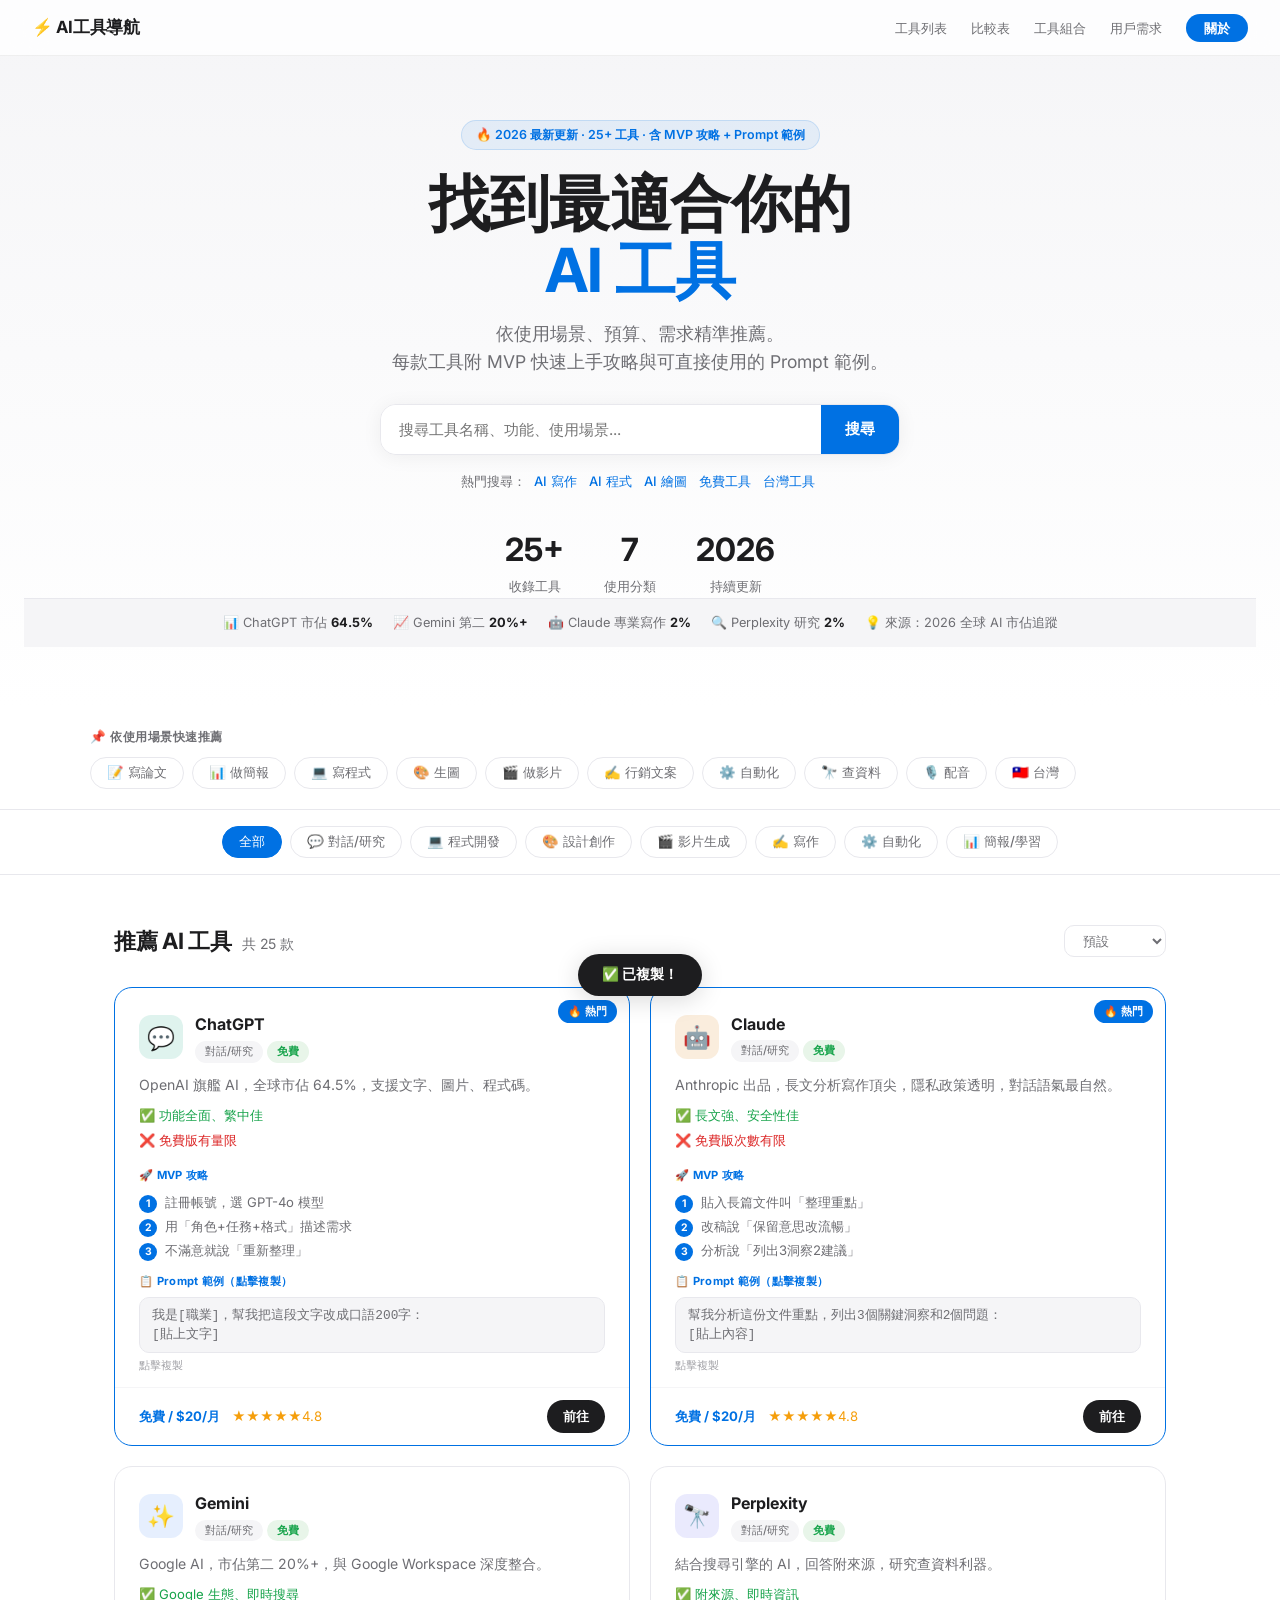
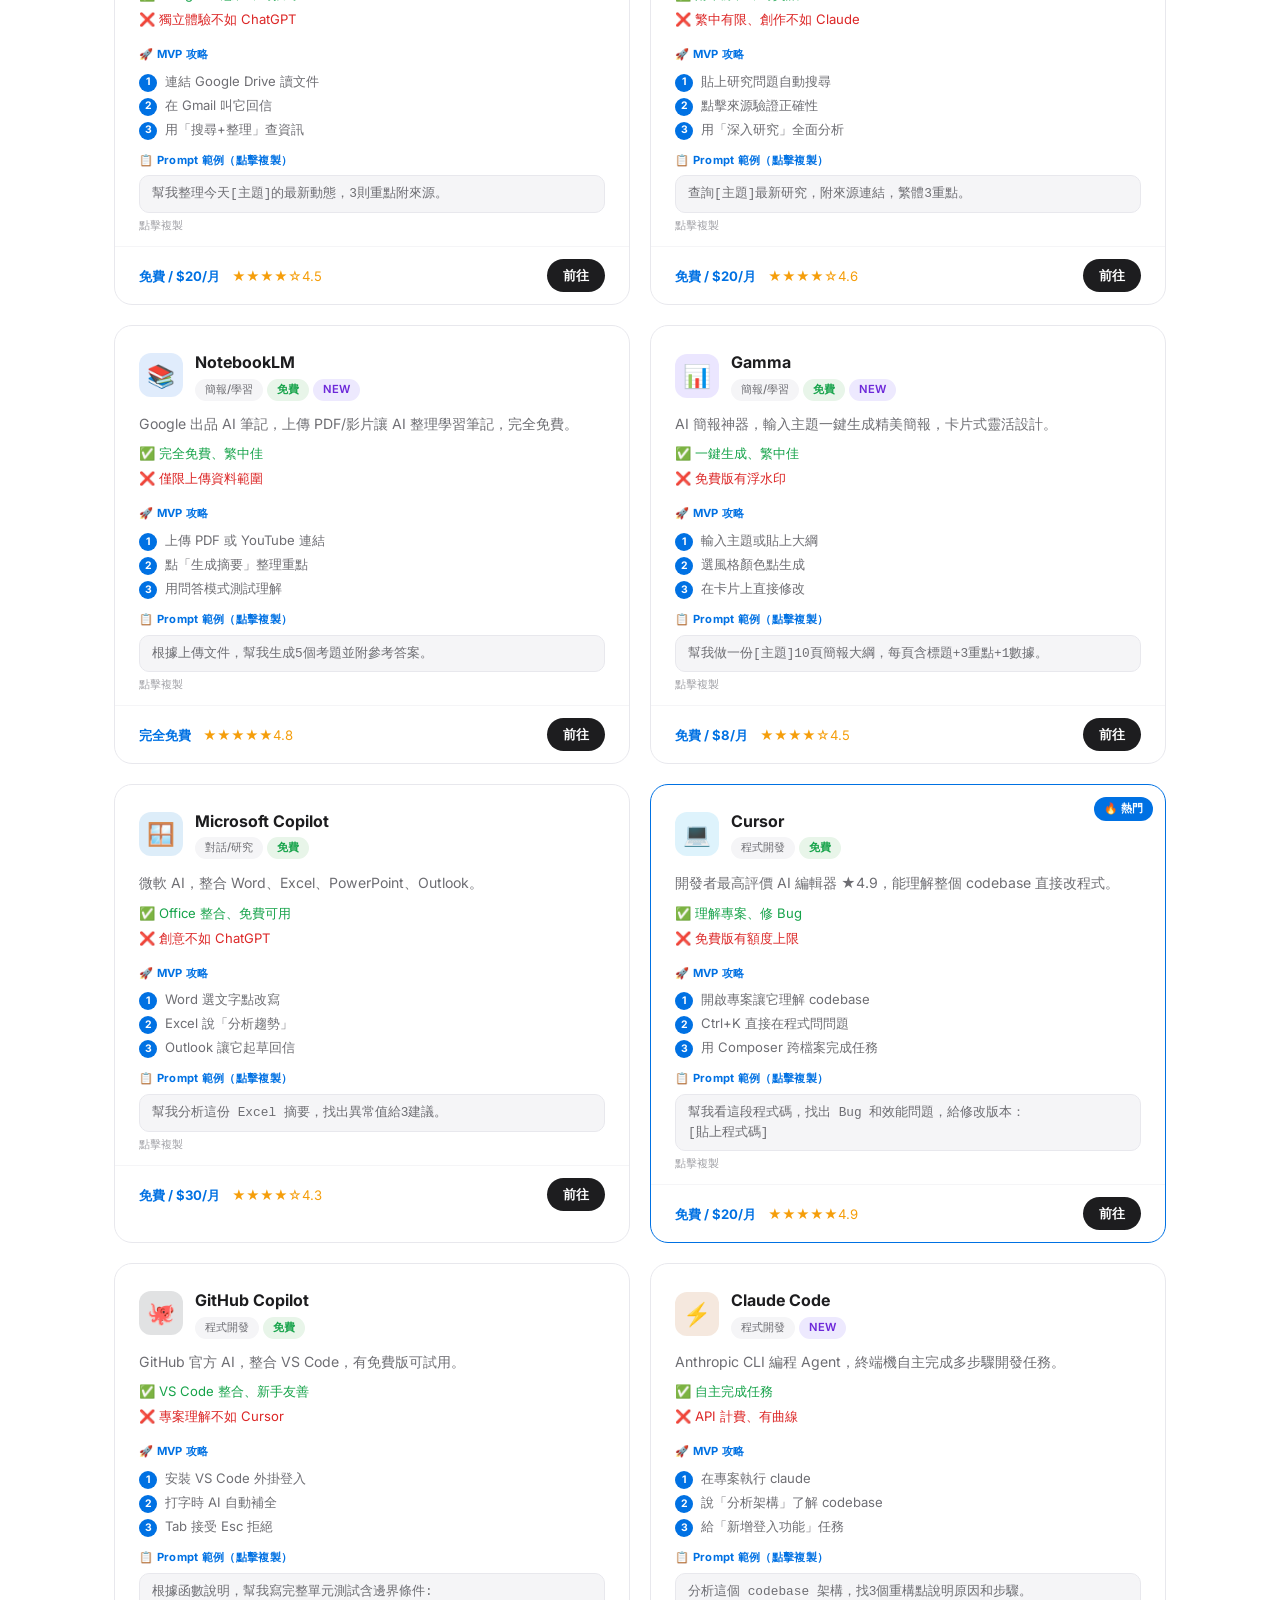
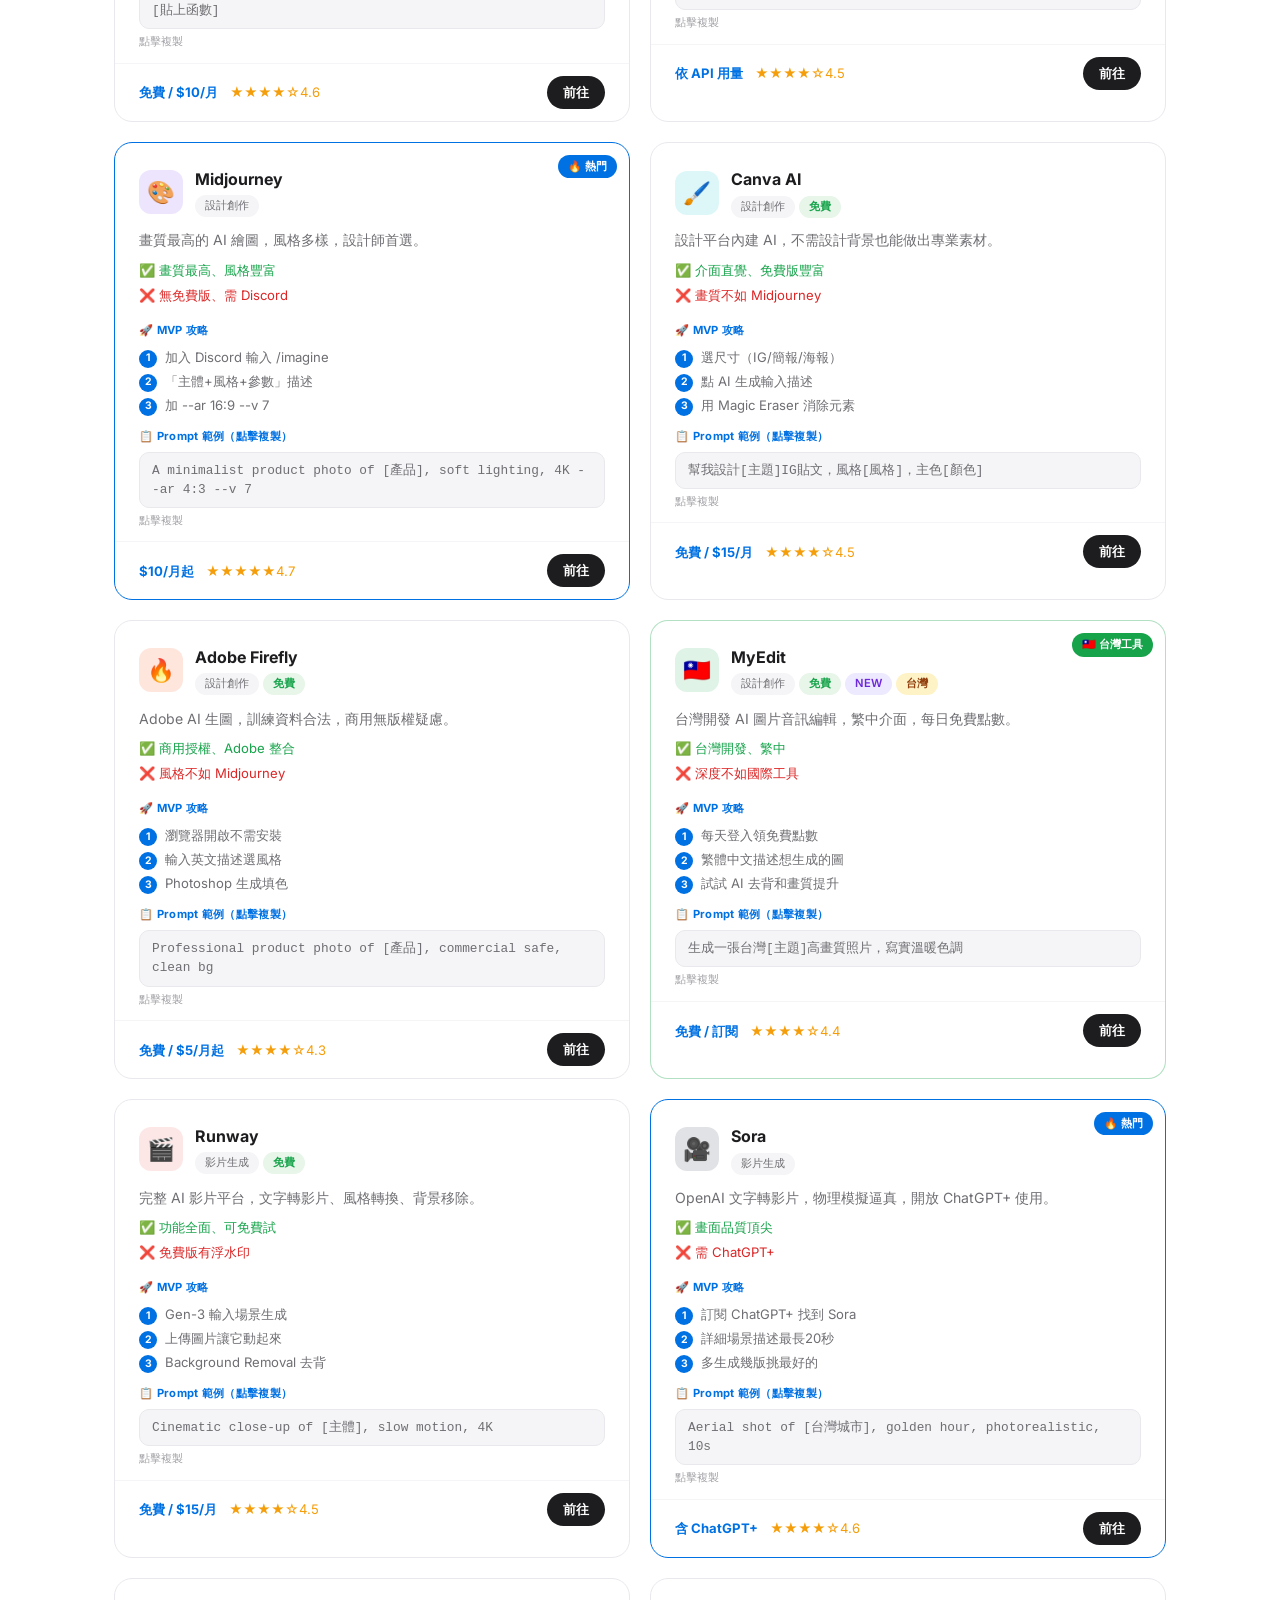
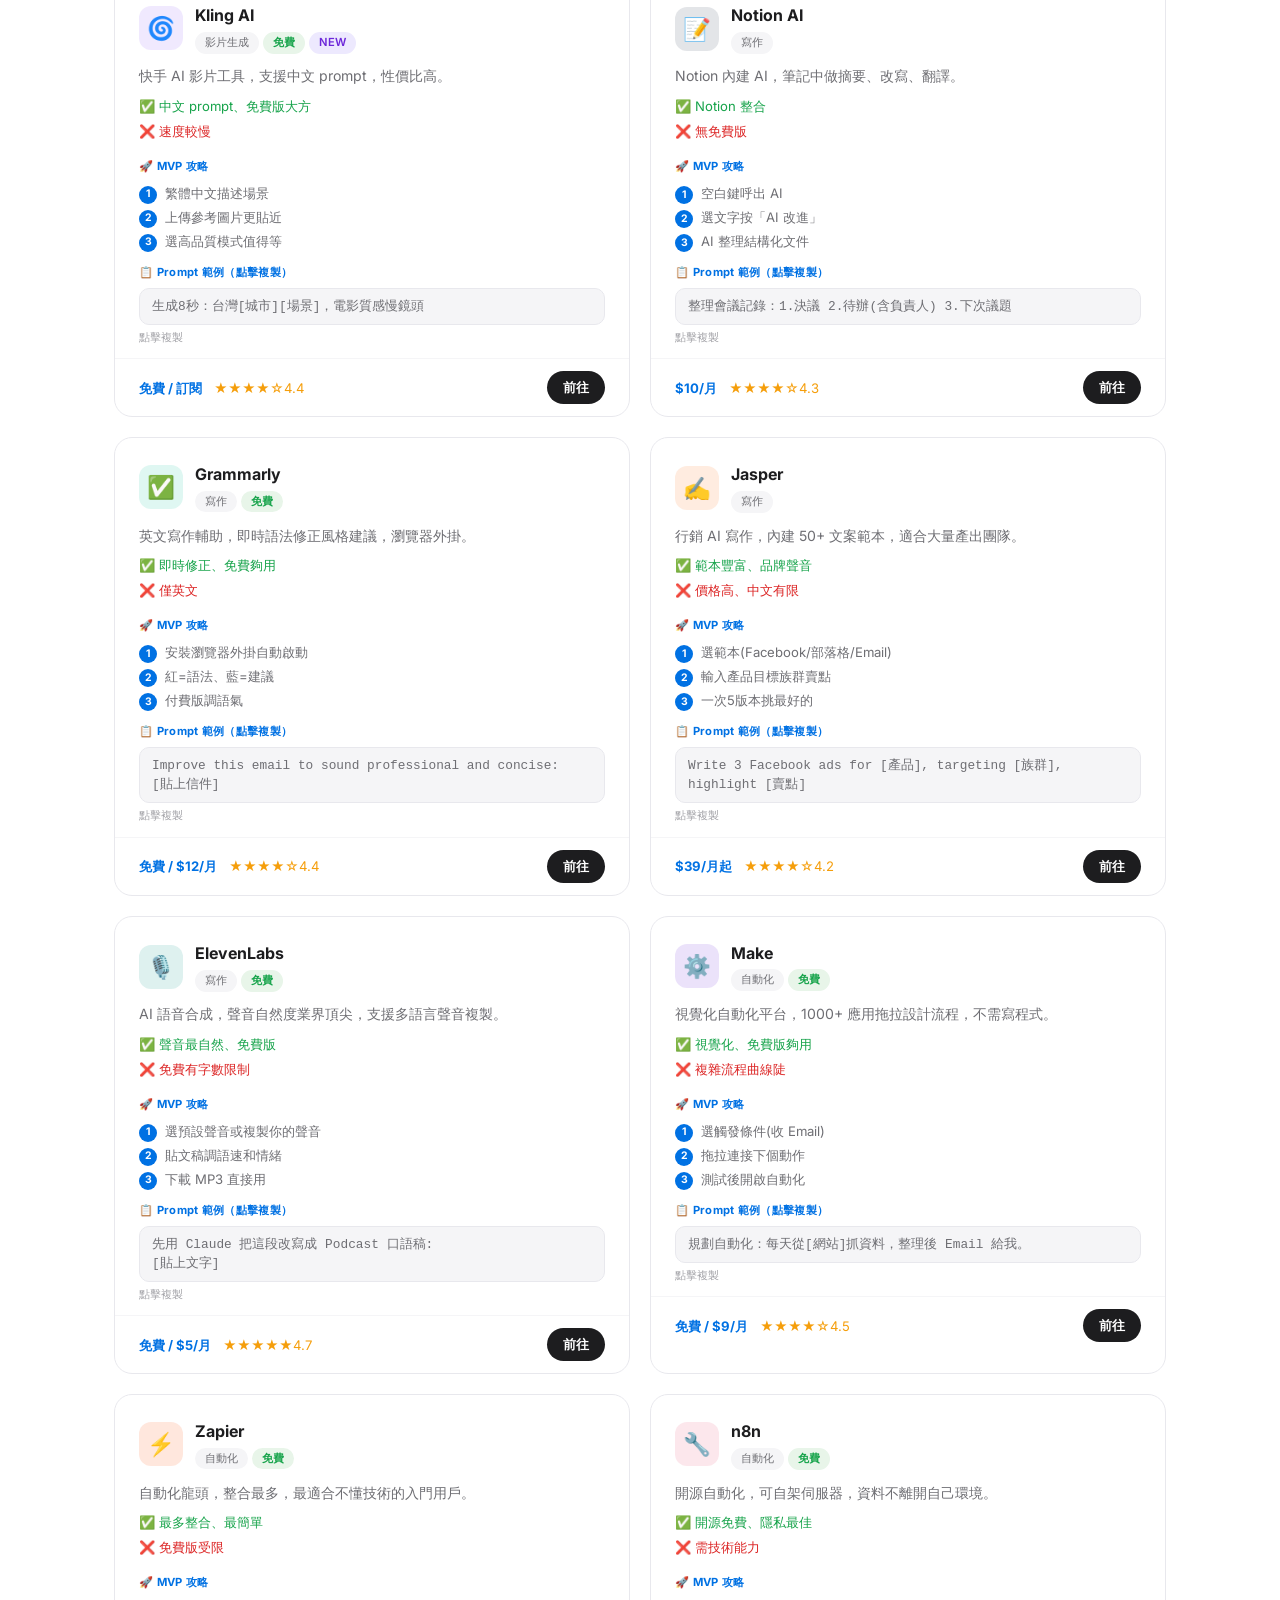
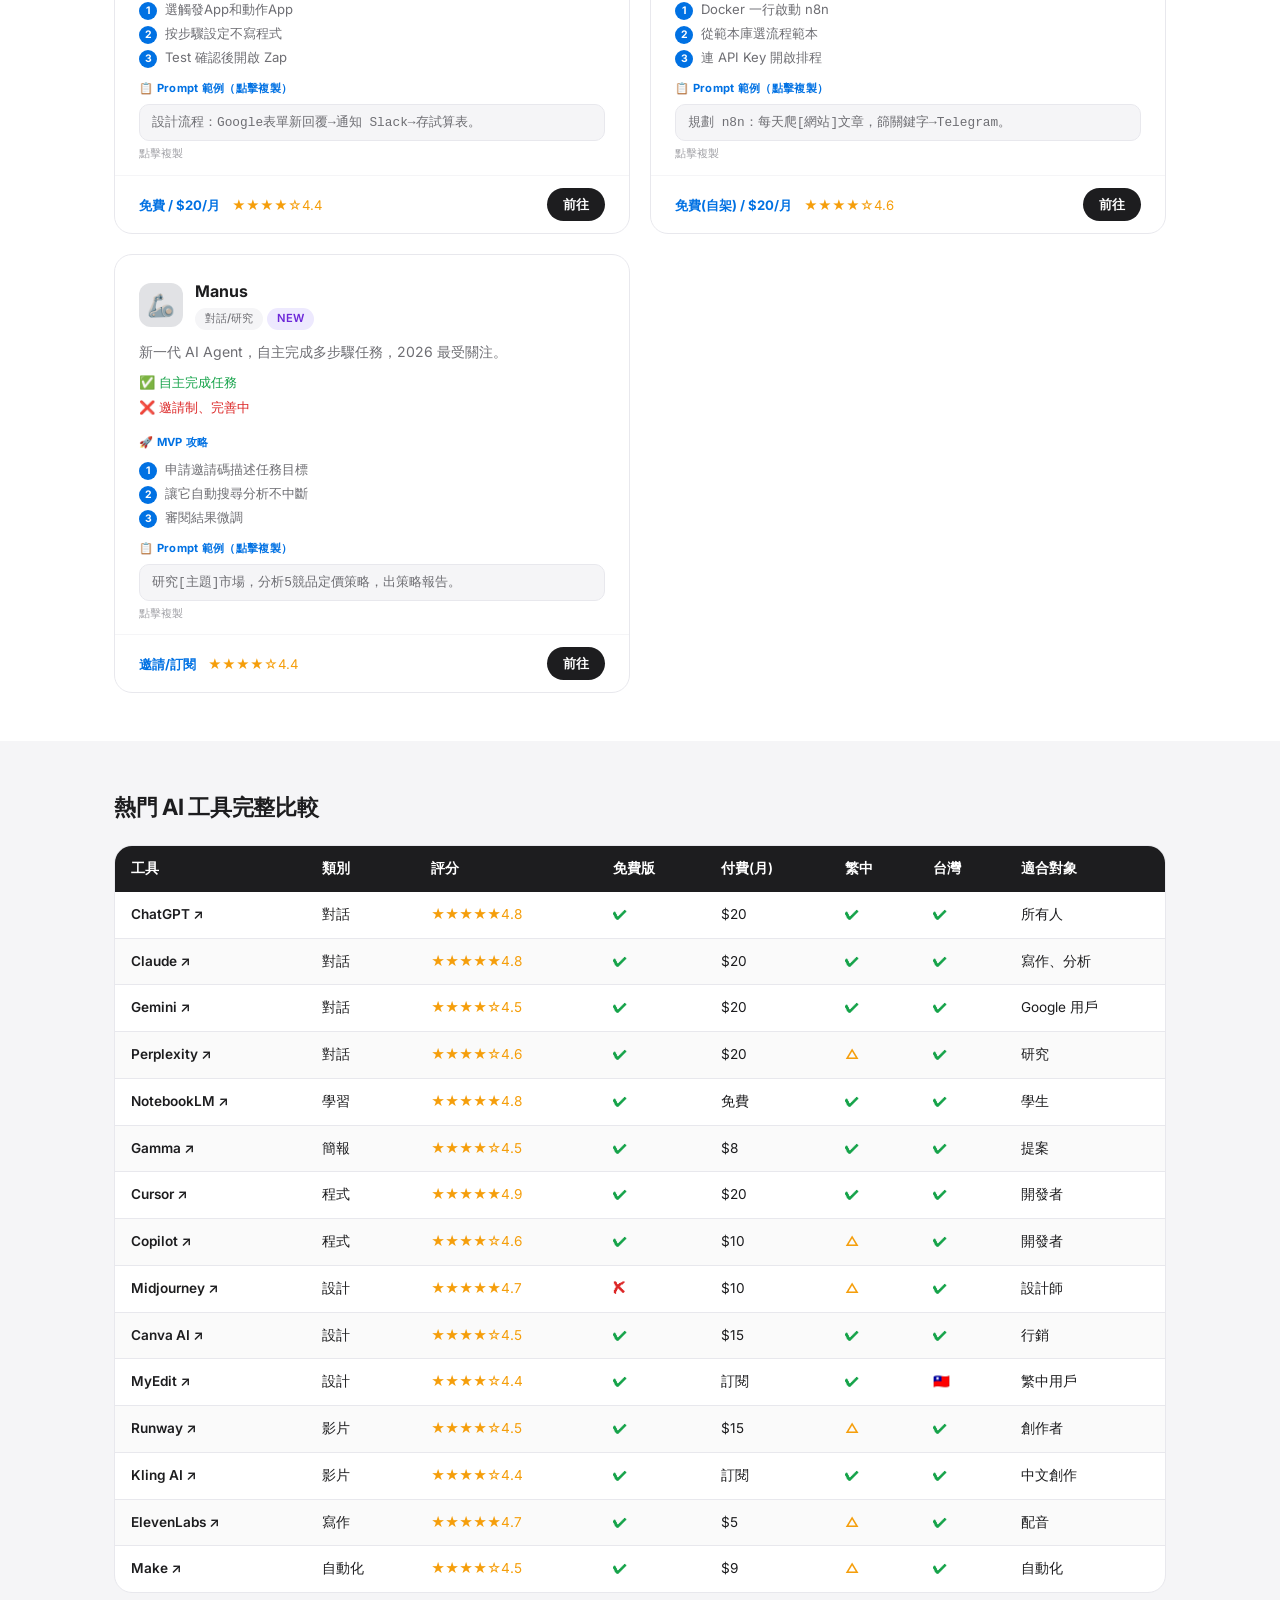
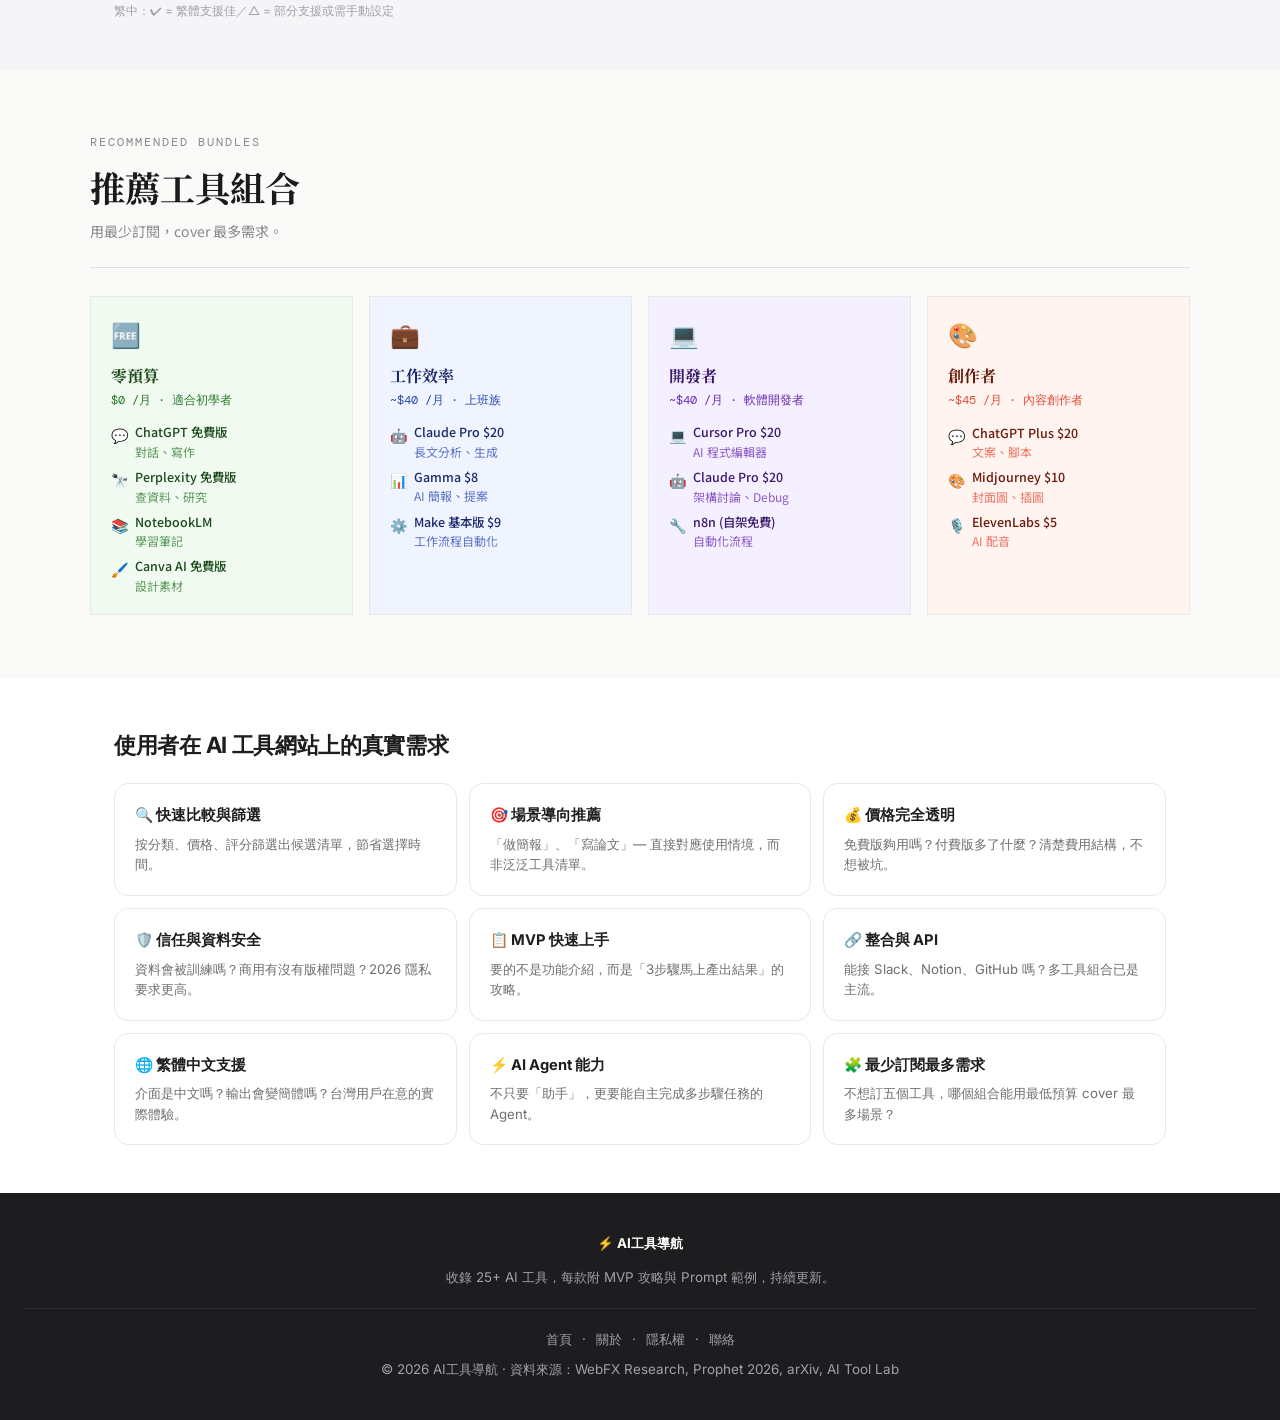
<file: index.html>
<!DOCTYPE html>
<html lang="zh-TW">
<head>
  <meta charset="UTF-8" />
  <meta name="viewport" content="width=device-width, initial-scale=1.0" />
  <title>AI工具導航 2026 - 25+ 工具推薦、Prompt 範例、MVP 攻略</title>
  <meta name="description" content="2026 最完整 AI 工具導航，收錄 25+ 工具，每款附 Prompt 範例與 MVP 快速上手攻略，依使用場景精準推薦，繁體中文友善。" />
  <meta name="keywords" content="AI工具推薦, AI工具比較, ChatGPT, Claude, Cursor, Midjourney, NotebookLM, Gamma, MVP攻略, 台灣AI工具, 2026 AI工具" />
  <meta name="robots" content="index, follow" />
  <meta property="og:title" content="AI工具導航 2026 - 25+ 工具推薦、MVP 攻略" />
  <meta property="og:description" content="收錄 25+ AI 工具，每款附 MVP 攻略與 Prompt 範例，繁體中文友善。" />
  <meta property="og:type" content="website" />
  <meta property="og:image" content="https://m753419-commits.github.io/og-ai-tools.png" />
  <meta property="og:image:width" content="1200" />
  <meta property="og:image:height" content="630" />
  <meta property="og:url" content="https://m753419-commits.github.io/" />
  <meta name="twitter:card" content="summary_large_image" />
  <meta name="google-adsense-account" content="ca-pub-5001125823079992" />
  <script type="application/ld+json">
  {
    "@context": "https://schema.org",
    "@type": "CollectionPage",
    "name": "AI工具導航 2026",
    "description": "收錄 25+ AI 工具，每款附 MVP 攻略與 Prompt 範例，繁體中文友善。",
    "url": "https://m753419-commits.github.io/",
    "about": {
      "@type": "Thing",
      "name": "AI 工具推薦"
    },
    "mainEntity": {
      "@type": "ItemList",
      "itemListElement": [
        {"@type":"SoftwareApplication","name":"ChatGPT","applicationCategory":"AIAssistant","operatingSystem":"Web"},
        {"@type":"SoftwareApplication","name":"Claude","applicationCategory":"AIAssistant","operatingSystem":"Web"},
        {"@type":"SoftwareApplication","name":"Cursor","applicationCategory":"DeveloperApplication","operatingSystem":"Web"},
        {"@type":"SoftwareApplication","name":"Midjourney","applicationCategory":"Multimedia","operatingSystem":"Web"},
        {"@type":"SoftwareApplication","name":"NotebookLM","applicationCategory":"EducationalApplication","operatingSystem":"Web"}
      ]
    }
  }
  </script>
  <link rel="preconnect" href="https://fonts.googleapis.com">
  <link href="https://fonts.googleapis.com/css2?family=Inter:wght@400;500;600;700;800&family=Playfair+Display:wght@600;700;800&family=Noto+Serif+TC:wght@600;700&family=DM+Mono:wght@400;500&family=Noto+Sans+TC:wght@300;400;500;700&display=swap" rel="stylesheet">
  <style>
    * { margin: 0; padding: 0; box-sizing: border-box; }
    html { scroll-behavior: smooth; }
    body {
      font-family: 'Inter', -apple-system, BlinkMacSystemFont, sans-serif;
      background: #fff;
      color: #1d1d1f;
      line-height: 1.6;
      -webkit-font-smoothing: antialiased;
    }

    /* NAV - Kling style clean minimal */
    nav {
      position: fixed; top: 0; left: 0; right: 0; z-index: 100;
      background: rgba(255,255,255,.8);
      backdrop-filter: blur(20px);
      -webkit-backdrop-filter: blur(20px);
      border-bottom: 1px solid rgba(0,0,0,.06);
      padding: 0 32px;
      display: flex; align-items: center; justify-content: space-between;
      height: 56px;
    }
    .nav-logo { font-weight: 700; font-size: 1.05rem; color: #1d1d1f; text-decoration: none; letter-spacing: -.3px; }
    .nav-logo span { color: #0071e3; }
    .nav-links { display: flex; gap: 24px; list-style: none; }
    .nav-links a { color: #6e6e73; text-decoration: none; font-size: .82rem; font-weight: 500; transition: color .2s; }
    .nav-links a:hover { color: #1d1d1f; }
    .nav-cta { background: #0071e3; color: #fff !important; padding: 6px 18px; border-radius: 20px; font-weight: 600 !important; font-size: .82rem !important; }

    /* HERO - inspired by Kling */
    .hero {
      padding: 120px 24px 60px;
      text-align: center;
      background: linear-gradient(180deg, #f5f5f7 0%, #fff 100%);
      position: relative;
    }
    .hero-badge {
      display: inline-block;
      background: rgba(0,113,227,.08);
      color: #0071e3;
      font-size: .78rem;
      font-weight: 600;
      padding: 4px 14px;
      border-radius: 100px;
      margin-bottom: 20px;
      border: 1px solid rgba(0,113,227,.15);
    }
    .hero h1 {
      font-size: clamp(2.4rem, 5vw, 3.8rem);
      font-weight: 700;
      letter-spacing: -.6px;
      line-height: 1.1;
      color: #1d1d1f;
      margin-bottom: 16px;
    }
    .hero h1 span { color: #0071e3; }
    .hero p {
      color: #6e6e73;
      font-size: 1.1rem;
      max-width: 560px;
      margin: 0 auto 28px;
    }
    .search-bar {
      display: flex;
      max-width: 520px;
      margin: 0 auto 16px;
      background: #fff;
      border-radius: 16px;
      overflow: hidden;
      box-shadow: 0 2px 20px rgba(0,0,0,.06);
      border: 1px solid #e8e8ed;
    }
    .search-bar input {
      flex: 1; border: none; padding: 14px 18px; font-size: .95rem;
      outline: none; font-family: inherit; color: #1d1d1f;
    }
    .search-bar button {
      background: #0071e3; color: #fff; border: none;
      padding: 14px 24px; cursor: pointer; font-size: .95rem;
      font-weight: 600; font-family: inherit;
    }
    .search-bar button:hover { background: #0062c4; }
    .hero-hint { color: #6e6e73; font-size: .82rem; margin-bottom: 32px; }
    .hero-hint span { color: #0071e3; cursor: pointer; margin: 0 4px; font-weight: 500; }
    .stats { display: flex; justify-content: center; gap: 40px; margin-top: 8px; }
    .stat-num { font-size: 2rem; font-weight: 700; color: #1d1d1f; }
    .stat-label { font-size: .8rem; color: #6e6e73; margin-top: 2px; }

    /* MARKET BAR */
    .market-bar {
      background: #f5f5f7;
      border-top: 1px solid #e8e8ed;
      padding: 14px 24px;
      display: flex; flex-wrap: wrap; gap: 20px;
      justify-content: center; align-items: center;
    }
    .market-item { color: #6e6e73; font-size: .8rem; }
    .market-item strong { color: #1d1d1f; }

    /* SCENARIO */
    .scenario-section { background: #fff; border-bottom: 1px solid #e8e8ed; padding: 20px 24px; }
    .scenario-inner { max-width: 1100px; margin: 0 auto; }
    .scenario-label { font-size: .78rem; color: #6e6e73; font-weight: 600; margin-bottom: 10px; letter-spacing: .5px; }
    .scenario-btns { display: flex; flex-wrap: wrap; gap: 8px; }
    .scenario-btn {
      padding: 6px 16px; border-radius: 100px; border: 1px solid #e8e8ed;
      background: #fff; cursor: pointer; font-size: .83rem; color: #6e6e73;
      transition: all .2s; font-family: inherit; font-weight: 500;
    }
    .scenario-btn:hover, .scenario-btn.active { background: #1d1d1f; color: #fff; border-color: #1d1d1f; }

    /* FILTERS */
    .filters {
      display: flex; flex-wrap: wrap; gap: 8px; justify-content: center;
      padding: 16px 24px; background: #fff; border-bottom: 1px solid #e8e8ed;
    }
    .filter-btn {
      padding: 6px 16px; border-radius: 100px; border: 1px solid #e8e8ed;
      background: #fff; cursor: pointer; font-size: .83rem; color: #6e6e73;
      transition: all .2s; font-family: inherit; font-weight: 500;
    }
    .filter-btn.active, .filter-btn:hover { background: #0071e3; color: #fff; border-color: #0071e3; }

    /* TOOLS SECTION */
    .section { max-width: 1100px; margin: 0 auto; padding: 48px 24px; }
    .section-header { display: flex; align-items: center; justify-content: space-between; margin-bottom: 28px; flex-wrap: wrap; gap: 8px; }
    .section-title { font-size: 1.4rem; font-weight: 700; color: #1d1d1f; letter-spacing: -.3px; }
    .section-sub { font-size: .88rem; color: #6e6e73; font-weight: 400; margin-left: 6px; }
    .sort-select {
      padding: 6px 14px; border: 1px solid #e8e8ed; border-radius: 10px;
      font-size: .83rem; color: #6e6e73; background: #fff; cursor: pointer; font-family: inherit;
    }
    .tools-grid { display: grid; grid-template-columns: repeat(auto-fill, minmax(340px, 1fr)); gap: 20px; }

    /* CARD - inspired by KLING: clean, white, subtle shadow */
    .tool-card {
      background: #fff;
      border-radius: 18px;
      border: 1px solid #e8e8ed;
      transition: all .3s ease;
      position: relative;
      overflow: hidden;
    }
    .tool-card:hover {
      box-shadow: 0 8px 40px rgba(0,0,0,.08);
      border-color: #d2d2d7;
      transform: translateY(-2px);
    }
    .tool-card.featured { border-color: #0071e3; }
    .tool-card.tw-local { border-color: #16a34a55; }
    .card-top { padding: 24px 24px 16px; }
    .featured-badge { position: absolute; top: 12px; right: 12px; background: #0071e3; color: #fff; font-size: .68rem; font-weight: 700; padding: 3px 10px; border-radius: 100px; }
    .tw-badge-top { position: absolute; top: 12px; right: 12px; background: #16a34a; color: #fff; font-size: .68rem; font-weight: 700; padding: 3px 10px; border-radius: 100px; }
    .tool-header { display: flex; align-items: center; gap: 12px; margin-bottom: 12px; }
    .tool-icon { width: 44px; height: 44px; border-radius: 12px; display: flex; align-items: center; justify-content: center; font-size: 1.4rem; flex-shrink: 0; }
    .tool-name { font-weight: 700; font-size: 1rem; }
    .tool-badges { display: flex; gap: 4px; flex-wrap: wrap; margin-top: 3px; }
    .tool-tag { font-size: .7rem; color: #6e6e73; background: #f5f5f7; padding: 2px 10px; border-radius: 100px; font-weight: 500; }
    .badge-free { background: #e8f5e9; color: #16a34a; font-size: .7rem; padding: 2px 10px; border-radius: 100px; font-weight: 600; }
    .badge-new { background: #ede9fe; color: #6d28d9; font-size: .7rem; padding: 2px 10px; border-radius: 100px; font-weight: 600; }
    .badge-tw { background: #fef3c7; color: #92400e; font-size: .7rem; padding: 2px 10px; border-radius: 100px; font-weight: 600; }
    .tool-desc { font-size: .88rem; color: #6e6e73; line-height: 1.6; margin-bottom: 8px; }
    .tool-pros { font-size: .82rem; color: #16a34a; margin-bottom: 4px; }
    .tool-cons { font-size: .82rem; color: #dc2626; margin-bottom: 0; }

    /* MVP - inline inside card, no dark section */
    .mvp-section { padding: 0 24px 12px; }
    .mvp-label { font-size: .7rem; color: #0071e3; font-weight: 700; margin-bottom: 8px; letter-spacing: .3px; display: flex; align-items: center; gap: 4px; }
    .mvp-steps { display: flex; flex-direction: column; gap: 4px; }
    .mvp-step { display: flex; align-items: flex-start; gap: 8px; }
    .mvp-num {
      width: 18px; height: 18px; border-radius: 50%;
      font-size: .65rem; font-weight: 700; display: flex;
      align-items: center; justify-content: center; flex-shrink: 0; margin-top: 2px;
    }
    .mvp-text { font-size: .82rem; color: #6e6e73; line-height: 1.5; }

    /* PROMPT */
    .prompt-section { padding: 0 24px 12px; }
    .prompt-label { font-size: .7rem; color: #0071e3; font-weight: 700; margin-bottom: 6px; letter-spacing: .3px; }
    .prompt-text {
      font-size: .8rem; color: #6e6e73; font-family: monospace; line-height: 1.5;
      background: #f5f5f7; border-radius: 10px; padding: 8px 12px;
      cursor: pointer; border: 1px solid #e8e8ed; transition: border-color .2s;
    }
    .prompt-text:hover { border-color: #0071e3; }
    .copy-hint { font-size: .68rem; color: #a1a1a6; margin-top: 4px; }

    /* CARD FOOTER */
    .card-footer { display: flex; align-items: center; justify-content: space-between; padding: 12px 24px; border-top: 1px solid #f5f5f7; }
    .tool-price { font-size: .82rem; color: #0071e3; font-weight: 700; }
    .tool-rating { font-size: .82rem; color: #f59e0b; }
    .tool-link {
      font-size: .82rem; background: #1d1d1f; color: #fff;
      padding: 6px 16px; border-radius: 100px; text-decoration: none;
      transition: background .2s; font-weight: 600;
    }
    .tool-link:hover { background: #0071e3; }
    .no-results { color: #6e6e73; padding: 40px; text-align: center; grid-column: 1/-1; }

    /* SCENARIO RESULT */
    .scenario-result { background: #f5f5f7; border-radius: 18px; padding: 20px; margin-bottom: 24px; display: none; border: 1px solid #e8e8ed; }
    .scenario-result.show { display: block; }
    .scenario-result h3 { font-size: 1rem; margin-bottom: 10px; color: #1d1d1f; }
    .rec-tools { display: flex; flex-wrap: wrap; gap: 8px; }
    .rec-tool { background: #fff; border: 1px solid #e8e8ed; color: #1d1d1f; padding: 6px 14px; border-radius: 100px; font-size: .82rem; font-weight: 600; cursor: pointer; transition: background .2s; }
    .rec-tool:hover { background: #0071e3; color: #fff; border-color: #0071e3; }

    /* COMPARE */
    .compare-section { background: #f5f5f7; padding: 48px 24px; }
    .compare-wrap { overflow-x: auto; border-radius: 18px; border: 1px solid #e8e8ed; background: #fff; }
    table { width: 100%; border-collapse: collapse; font-size: .85rem; }
    thead tr { background: #1d1d1f; color: #fff; }
    th { padding: 12px 16px; text-align: left; font-weight: 600; white-space: nowrap; }
    td { padding: 12px 16px; border-bottom: 1px solid #e8e8ed; }
    td a { color: #1d1d1f; text-decoration: none; font-weight: 600; }
    td a:hover { color: #0071e3; }
    tr:last-child td { border-bottom: none; }
    tr:nth-child(even) td { background: #fafafa; }
    .free-yes { color: #16a34a; font-weight: 700; }
    .free-no { color: #dc2626; font-weight: 700; }
    .star { color: #f59e0b; }
    .zh-yes { color: #16a34a; font-weight: 700; }
    .zh-partial { color: #f59e0b; font-weight: 700; }

    /* NEEDS */
    .needs-grid { display: grid; grid-template-columns: repeat(auto-fill, minmax(260px, 1fr)); gap: 12px; }
    .need-card {
      background: #fff; border-radius: 14px; padding: 20px;
      border: 1px solid #e8e8ed; transition: box-shadow .2s;
    }
    .need-card:hover { box-shadow: 0 4px 24px rgba(0,0,0,.06); }
    .need-card h4 { font-size: .92rem; margin-bottom: 6px; font-weight: 700; }
    .need-card p { font-size: .83rem; color: #6e6e73; line-height: 1.55; }

    /* BUNDLE - 日系編輯雜誌風格 */
    .bundle-section { background: #fafaf8; padding: 64px 24px; }
    .bundle-inner { max-width: 1100px; margin: 0 auto; }
    .bundle-mono { font-family: 'DM Mono', monospace; font-size: .75rem; color: #888; text-transform: uppercase; letter-spacing: 2px; margin-bottom: 8px; }
    .bundle-title { font-family: 'Playfair Display', 'Noto Serif TC', serif; font-size: clamp(1.6rem,4vw,2.2rem); font-weight: 700; color: #1a1a1a; margin-bottom: 4px; }
    .bundle-sub { font-family: 'Noto Sans TC', sans-serif; font-size: .88rem; color: #888; margin-bottom: 24px; }
    .bundle-divider { height: 1px; background: #e0e0e0; margin-bottom: 28px; }
    .bundles { display: grid; grid-template-columns: repeat(auto-fill, minmax(250px, 1fr)); gap: 16px; }
    .bundle-card { padding: 20px; border: 1px solid #e8e8e8; animation: fadeUp .4s ease both; }
    .bundle-card .b-emoji { font-size: 1.5rem; margin-bottom: 8px; display: block; }
    .bundle-card h4 { font-family: 'Noto Serif TC', serif; font-size: 1rem; font-weight: 700; margin-bottom: 2px; }
    .bundle-card .budget { font-family: 'DM Mono', monospace; font-size: .75rem; margin-bottom: 14px; }
    .bundle-tools { display: flex; flex-direction: column; gap: 8px; }
    .bundle-tool { display: flex; align-items: flex-start; gap: 6px; }
    .bundle-tool .te { font-size: .88rem; flex-shrink: 0; margin-top: 1px; }
    .bundle-tool .tn { font-family: 'Noto Sans TC', sans-serif; font-size: .78rem; font-weight: 500; line-height: 1.4; }
    .bundle-tool .td { font-family: 'Noto Sans TC', sans-serif; font-size: .75rem; opacity: .75; }

    /* FOOTER */
    footer { background: #1d1d1f; color: #a1a1a6; text-align: center; padding: 40px 24px; font-size: .84rem; }
    footer a { color: #a1a1a6; text-decoration: none; margin: 0 6px; }
    footer a:hover { color: #fff; }
    .footer-divider { border: none; border-top: 1px solid rgba(255,255,255,.08); margin: 20px 0; }

    /* TOAST */
    .toast {
      position: fixed; bottom: 24px; left: 50%; transform: translateX(-50%) translateY(120px);
      background: #1d1d1f; color: #fff; padding: 10px 24px;
      border-radius: 100px; font-size: .85rem; font-weight: 600;
      transition: transform .3s cubic-bezier(.22,1,.36,1); z-index: 999;
      box-shadow: 0 4px 24px rgba(0,0,0,.15);
    }
    .toast.show { transform: translateX(-50%) translateY(0); }

    @keyframes fadeUp { from { opacity: 0; transform: translateY(12px); } to { opacity: 1; transform: translateY(0); } }
    .tool-card { animation: fadeUp .4s ease both; }

    /* HAMBURGER */
    .hamburger {
      display: none;
      background: none; border: none; font-size: 1.5rem;
      cursor: pointer; color: #1d1d1f; padding: 4px;
    }
    @media (max-width: 640px) {
      .hamburger { display: block; }
      .stats { gap: 24px; }
      .nav-links { display: none; }
      .nav-links.mobile-show { display: flex; position: fixed; top: 56px; left: 0; right: 0; background: #fff; flex-direction: column; padding: 16px 24px; border-bottom: 1px solid #e8e8ed; }
      .hero { padding: 100px 16px 40px; }
    }
  </style>
</head>
<body>

<div class="toast" id="toast">✅ 已複製！</div>

<nav>
  <a class="nav-logo" href="/"><span>⚡</span> AI工具導航</a>
  <button class="hamburger" id="hamburgerBtn" aria-label="選單">☰</button>
  <ul class="nav-links" id="navLinks">
    <li><a href="#tools">工具列表</a></li>
    <li><a href="#compare">比較表</a></li>
    <li><a href="#bundle">工具組合</a></li>
    <li><a href="#needs">用戶需求</a></li>
    <li><a href="/about.html" class="nav-cta">關於</a></li>
  </ul>
</nav>

<section class="hero">
  <div class="hero-badge">🔥 2026 最新更新 · 25+ 工具 · 含 MVP 攻略 + Prompt 範例</div>
  <h1>找到最適合你的<br/><span>AI 工具</span></h1>
  <p>依使用場景、預算、需求精準推薦。<br>每款工具附 MVP 快速上手攻略與可直接使用的 Prompt 範例。</p>
  <div class="search-bar">
    <input type="text" id="searchInput" placeholder="搜尋工具名稱、功能、使用場景..." autocomplete="off"/>
    <button onclick="doSearch()">搜尋</button>
  </div>
  <div class="hero-hint">
    熱門搜尋：
    <span onclick="quickSearch('寫作')">AI 寫作</span>
    <span onclick="quickSearch('程式')">AI 程式</span>
    <span onclick="quickSearch('繪圖')">AI 繪圖</span>
    <span onclick="quickSearch('免費')">免費工具</span>
    <span onclick="quickSearch('台灣')">台灣工具</span>
  </div>
  <div class="stats">
    <div><div class="stat-num">25+</div><div class="stat-label">收錄工具</div></div>
    <div><div class="stat-num">7</div><div class="stat-label">使用分類</div></div>
    <div><div class="stat-num">2026</div><div class="stat-label">持續更新</div></div>
  </div>
  <div class="market-bar">
    <div class="market-item">📊 ChatGPT 市佔 <strong>64.5%</strong></div>
    <div class="market-item">📈 Gemini 第二 <strong>20%+</strong></div>
    <div class="market-item">🤖 Claude 專業寫作 <strong>2%</strong></div>
    <div class="market-item">🔍 Perplexity 研究 <strong>2%</strong></div>
    <div class="market-item">💡 來源：2026 全球 AI 市佔追蹤</div>
  </div>
</section>

<div class="scenario-section">
  <div class="scenario-inner">
    <div class="scenario-label">📌 依使用場景快速推薦</div>
    <div class="scenario-btns">
      <button class="scenario-btn" onclick="showScenario('論文研究',this,['Perplexity','Claude','NotebookLM','Grammarly'])">📝 寫論文</button>
      <button class="scenario-btn" onclick="showScenario('簡報',this,['Gamma','Canva AI','ChatGPT'])">📊 做簡報</button>
      <button class="scenario-btn" onclick="showScenario('程式',this,['Cursor','GitHub Copilot','Claude Code'])">💻 寫程式</button>
      <button class="scenario-btn" onclick="showScenario('圖片',this,['Midjourney','Adobe Firefly','Canva AI','MyEdit'])">🎨 生圖</button>
      <button class="scenario-btn" onclick="showScenario('影片',this,['Runway','Kling AI','Sora'])">🎬 做影片</button>
      <button class="scenario-btn" onclick="showScenario('行銷',this,['Jasper','ChatGPT','Claude'])">✍️ 行銷文案</button>
      <button class="scenario-btn" onclick="showScenario('自動化',this,['Make','Zapier','n8n'])">⚙️ 自動化</button>
      <button class="scenario-btn" onclick="showScenario('查資料',this,['Perplexity','NotebookLM','Gemini'])">🔭 查資料</button>
      <button class="scenario-btn" onclick="showScenario('配音',this,['ElevenLabs'])">🎙️ 配音</button>
      <button class="scenario-btn" onclick="showScenario('台灣工具',this,['MyEdit','Microsoft Copilot','NotebookLM'])">🇹🇼 台灣</button>
    </div>
  </div>
</div>

<div class="filters">
  <button class="filter-btn active" onclick="setFilter('全部',this)">全部</button>
  <button class="filter-btn" onclick="setFilter('對話/研究',this)">💬 對話/研究</button>
  <button class="filter-btn" onclick="setFilter('程式開發',this)">💻 程式開發</button>
  <button class="filter-btn" onclick="setFilter('設計創作',this)">🎨 設計創作</button>
  <button class="filter-btn" onclick="setFilter('影片生成',this)">🎬 影片生成</button>
  <button class="filter-btn" onclick="setFilter('寫作',this)">✍️ 寫作</button>
  <button class="filter-btn" onclick="setFilter('自動化',this)">⚙️ 自動化</button>
  <button class="filter-btn" onclick="setFilter('簡報/學習',this)">📊 簡報/學習</button>
</div>

<div class="section" id="tools">
  <div class="section-header">
    <div class="section-title">推薦 AI 工具 <span class="section-sub" id="toolCount"></span></div>
    <select class="sort-select" id="sortSelect" onchange="renderTools()">
      <option value="default">預設</option>
      <option value="rating">評分最高</option>
      <option value="free">免費優先</option>
    </select>
  </div>
  <div id="scenarioResult" class="scenario-result">
    <h3 id="scenarioTitle"></h3>
    <div class="rec-tools" id="scenarioTools"></div>
  </div>
  <div class="tools-grid" id="toolsGrid"></div>
</div>

<div class="compare-section" id="compare">
  <div class="section" style="padding-top:0;padding-bottom:0;">
    <div class="section-title" style="margin-bottom:20px;">熱門 AI 工具完整比較</div>
    <div class="compare-wrap">
      <table>
        <thead><tr><th>工具</th><th>類別</th><th>評分</th><th>免費版</th><th>付費(月)</th><th>繁中</th><th>台灣</th><th>適合對象</th></tr></thead>
        <tbody>
          <tr><td><a href="https://chat.openai.com" target="_blank">ChatGPT ↗</a></td><td>對話</td><td class="star">★★★★★4.8</td><td class="free-yes">✔</td><td>$20</td><td class="zh-yes">✔</td><td class="free-yes">✔</td><td>所有人</td></tr>
          <tr><td><a href="https://claude.ai" target="_blank">Claude ↗</a></td><td>對話</td><td class="star">★★★★★4.8</td><td class="free-yes">✔</td><td>$20</td><td class="zh-yes">✔</td><td class="free-yes">✔</td><td>寫作、分析</td></tr>
          <tr><td><a href="https://gemini.google.com" target="_blank">Gemini ↗</a></td><td>對話</td><td class="star">★★★★☆4.5</td><td class="free-yes">✔</td><td>$20</td><td class="zh-yes">✔</td><td class="free-yes">✔</td><td>Google 用戶</td></tr>
          <tr><td><a href="https://perplexity.ai" target="_blank">Perplexity ↗</a></td><td>對話</td><td class="star">★★★★☆4.6</td><td class="free-yes">✔</td><td>$20</td><td class="zh-partial">△</td><td class="free-yes">✔</td><td>研究</td></tr>
          <tr><td><a href="https://notebooklm.google.com" target="_blank">NotebookLM ↗</a></td><td>學習</td><td class="star">★★★★★4.8</td><td class="free-yes">✔</td><td>免費</td><td class="zh-yes">✔</td><td class="free-yes">✔</td><td>學生</td></tr>
          <tr><td><a href="https://gamma.app" target="_blank">Gamma ↗</a></td><td>簡報</td><td class="star">★★★★☆4.5</td><td class="free-yes">✔</td><td>$8</td><td class="zh-yes">✔</td><td class="free-yes">✔</td><td>提案</td></tr>
          <tr><td><a href="https://www.cursor.com" target="_blank">Cursor ↗</a></td><td>程式</td><td class="star">★★★★★4.9</td><td class="free-yes">✔</td><td>$20</td><td class="zh-yes">✔</td><td class="free-yes">✔</td><td>開發者</td></tr>
          <tr><td><a href="https://github.com/features/copilot" target="_blank">Copilot ↗</a></td><td>程式</td><td class="star">★★★★☆4.6</td><td class="free-yes">✔</td><td>$10</td><td class="zh-partial">△</td><td class="free-yes">✔</td><td>開發者</td></tr>
          <tr><td><a href="https://www.midjourney.com" target="_blank">Midjourney ↗</a></td><td>設計</td><td class="star">★★★★★4.7</td><td class="free-no">✘</td><td>$10</td><td class="zh-partial">△</td><td class="free-yes">✔</td><td>設計師</td></tr>
          <tr><td><a href="https://www.canva.com" target="_blank">Canva AI ↗</a></td><td>設計</td><td class="star">★★★★☆4.5</td><td class="free-yes">✔</td><td>$15</td><td class="zh-yes">✔</td><td class="free-yes">✔</td><td>行銷</td></tr>
          <tr><td><a href="https://myedit.online/tw" target="_blank">MyEdit ↗</a></td><td>設計</td><td class="star">★★★★☆4.4</td><td class="free-yes">✔</td><td>訂閱</td><td class="zh-yes">✔</td><td class="free-yes">🇹🇼</td><td>繁中用戶</td></tr>
          <tr><td><a href="https://runwayml.com" target="_blank">Runway ↗</a></td><td>影片</td><td class="star">★★★★☆4.5</td><td class="free-yes">✔</td><td>$15</td><td class="zh-partial">△</td><td class="free-yes">✔</td><td>創作者</td></tr>
          <tr><td><a href="https://klingai.com" target="_blank">Kling AI ↗</a></td><td>影片</td><td class="star">★★★★☆4.4</td><td class="free-yes">✔</td><td>訂閱</td><td class="zh-yes">✔</td><td class="free-yes">✔</td><td>中文創作</td></tr>
          <tr><td><a href="https://elevenlabs.io" target="_blank">ElevenLabs ↗</a></td><td>寫作</td><td class="star">★★★★★4.7</td><td class="free-yes">✔</td><td>$5</td><td class="zh-partial">△</td><td class="free-yes">✔</td><td>配音</td></tr>
          <tr><td><a href="https://www.make.com" target="_blank">Make ↗</a></td><td>自動化</td><td class="star">★★★★☆4.5</td><td class="free-yes">✔</td><td>$9</td><td class="zh-partial">△</td><td class="free-yes">✔</td><td>自動化</td></tr>
        </tbody>
      </table>
    </div>
    <p style="font-size:.76rem;color:#a1a1a6;margin-top:8px;">繁中：✔ = 繁體支援佳／△ = 部分支援或需手動設定</p>
  </div>
</div>

<div class="bundle-section" id="bundle">
  <div class="bundle-inner">
    <p class="bundle-mono">Recommended Bundles</p>
    <h2 class="bundle-title">推薦工具組合</h2>
    <p class="bundle-sub">用最少訂閱，cover 最多需求。</p>
    <div class="bundle-divider"></div>
    <div class="bundles">
      <div class="bundle-card" style="background:#f0faf0" data-color="green">
        <span class="b-emoji">🆓</span>
        <h4 style="color:#1a4a1a">零預算</h4>
        <p class="budget" style="color:#2a7a2a">$0 /月 · 適合初學者</p>
        <div class="bundle-tools">
          <div class="bundle-tool"><span class="te">💬</span><div><div class="tn" style="color:#1a4a1a">ChatGPT 免費版</div><div class="td" style="color:#2a7a2a">對話、寫作</div></div></div>
          <div class="bundle-tool"><span class="te">🔭</span><div><div class="tn" style="color:#1a4a1a">Perplexity 免費版</div><div class="td" style="color:#2a7a2a">查資料、研究</div></div></div>
          <div class="bundle-tool"><span class="te">📚</span><div><div class="tn" style="color:#1a4a1a">NotebookLM</div><div class="td" style="color:#2a7a2a">學習筆記</div></div></div>
          <div class="bundle-tool"><span class="te">🖌️</span><div><div class="tn" style="color:#1a4a1a">Canva AI 免費版</div><div class="td" style="color:#2a7a2a">設計素材</div></div></div>
        </div>
      </div>
      <div class="bundle-card" style="background:#f0f4ff" data-color="blue">
        <span class="b-emoji">💼</span>
        <h4 style="color:#1a2a6a">工作效率</h4>
        <p class="budget" style="color:#2a4ab5">~$40 /月 · 上班族</p>
        <div class="bundle-tools">
          <div class="bundle-tool"><span class="te">🤖</span><div><div class="tn" style="color:#1a2a6a">Claude Pro $20</div><div class="td" style="color:#2a4ab5">長文分析、生成</div></div></div>
          <div class="bundle-tool"><span class="te">📊</span><div><div class="tn" style="color:#1a2a6a">Gamma $8</div><div class="td" style="color:#2a4ab5">AI 簡報、提案</div></div></div>
          <div class="bundle-tool"><span class="te">⚙️</span><div><div class="tn" style="color:#1a2a6a">Make 基本版 $9</div><div class="td" style="color:#2a4ab5">工作流程自動化</div></div></div>
        </div>
      </div>
      <div class="bundle-card" style="background:#f5f0ff" data-color="purple">
        <span class="b-emoji">💻</span>
        <h4 style="color:#3a1a6a">開發者</h4>
        <p class="budget" style="color:#6a2ab5">~$40 /月 · 軟體開發者</p>
        <div class="bundle-tools">
          <div class="bundle-tool"><span class="te">💻</span><div><div class="tn" style="color:#3a1a6a">Cursor Pro $20</div><div class="td" style="color:#6a2ab5">AI 程式編輯器</div></div></div>
          <div class="bundle-tool"><span class="te">🤖</span><div><div class="tn" style="color:#3a1a6a">Claude Pro $20</div><div class="td" style="color:#6a2ab5">架構討論、Debug</div></div></div>
          <div class="bundle-tool"><span class="te">🔧</span><div><div class="tn" style="color:#3a1a6a">n8n (自架免費)</div><div class="td" style="color:#6a2ab5">自動化流程</div></div></div>
        </div>
      </div>
      <div class="bundle-card" style="background:#fff4f0" data-color="orange">
        <span class="b-emoji">🎨</span>
        <h4 style="color:#6a1a0a">創作者</h4>
        <p class="budget" style="color:#e84b35">~$45 /月 · 內容創作者</p>
        <div class="bundle-tools">
          <div class="bundle-tool"><span class="te">💬</span><div><div class="tn" style="color:#6a1a0a">ChatGPT Plus $20</div><div class="td" style="color:#e84b35">文案、腳本</div></div></div>
          <div class="bundle-tool"><span class="te">🎨</span><div><div class="tn" style="color:#6a1a0a">Midjourney $10</div><div class="td" style="color:#e84b35">封面圖、插圖</div></div></div>
          <div class="bundle-tool"><span class="te">🎙️</span><div><div class="tn" style="color:#6a1a0a">ElevenLabs $5</div><div class="td" style="color:#e84b35">AI 配音</div></div></div>
        </div>
      </div>
    </div>
  </div>
</div>

<div class="section" id="needs">
  <div class="section-title" style="margin-bottom:20px;">使用者在 AI 工具網站上的真實需求</div>
  <div class="needs-grid">
    <div class="need-card"><h4>🔍 快速比較與篩選</h4><p>按分類、價格、評分篩選出候選清單，節省選擇時間。</p></div>
    <div class="need-card"><h4>🎯 場景導向推薦</h4><p>「做簡報」、「寫論文」— 直接對應使用情境，而非泛泛工具清單。</p></div>
    <div class="need-card"><h4>💰 價格完全透明</h4><p>免費版夠用嗎？付費版多了什麼？清楚費用結構，不想被坑。</p></div>
    <div class="need-card"><h4>🛡️ 信任與資料安全</h4><p>資料會被訓練嗎？商用有沒有版權問題？2026 隱私要求更高。</p></div>
    <div class="need-card"><h4>📋 MVP 快速上手</h4><p>要的不是功能介紹，而是「3步驟馬上產出結果」的攻略。</p></div>
    <div class="need-card"><h4>🔗 整合與 API</h4><p>能接 Slack、Notion、GitHub 嗎？多工具組合已是主流。</p></div>
    <div class="need-card"><h4>🌐 繁體中文支援</h4><p>介面是中文嗎？輸出會變簡體嗎？台灣用戶在意的實際體驗。</p></div>
    <div class="need-card"><h4>⚡ AI Agent 能力</h4><p>不只要「助手」，更要能自主完成多步驟任務的 Agent。</p></div>
    <div class="need-card"><h4>🧩 最少訂閱最多需求</h4><p>不想訂五個工具，哪個組合能用最低預算 cover 最多場景？</p></div>
  </div>
</div>

<footer>
  <p style="margin-bottom:12px;font-weight:700;color:#fff;">⚡ AI工具導航</p>
  <p style="margin-bottom:16px;">收錄 25+ AI 工具，每款附 MVP 攻略與 Prompt 範例，持續更新。</p>
  <hr class="footer-divider"/>
  <p style="margin-bottom:8px;">
    <a href="/">首頁</a> · <a href="/about.html">關於</a> · <a href="/privacy.html">隱私權</a> · <a href="mailto:m753419@gmail.com">聯絡</a>
  </p>
  <p>© 2026 AI工具導航 · 資料來源：WebFX Research, Prophet 2026, arXiv, AI Tool Lab</p>
</footer>

<script async src="https://pagead2.googlesyndication.com/pagead/js/adsbygoogle.js?client=ca-pub-5001125823079992" crossorigin="anonymous"></script>
<script>
var tools = [
  { name:'ChatGPT', icon:'💬', color:'#10a37f', cat:'對話/研究', desc:'OpenAI 旗艦 AI，全球市佔 64.5%，支援文字、圖片、程式碼。', pros:'✅ 功能全面、繁中佳', cons:'❌ 免費版有量限', mvp:['註冊帳號，選 GPT-4o 模型','用「角色+任務+格式」描述需求','不滿意就說「重新整理」'], prompt:'我是[職業]，幫我把這段文字改成口語200字：\n[貼上文字]', price:'免費 / $20/月', rating:'★★★★★4.8', free:true, hot:true, url:'https://chat.openai.com' },
  { name:'Claude', icon:'🤖', color:'#d97706', cat:'對話/研究', desc:'Anthropic 出品，長文分析寫作頂尖，隱私政策透明，對話語氣最自然。', pros:'✅ 長文強、安全性佳', cons:'❌ 免費版次數有限', mvp:['貼入長篇文件叫「整理重點」','改稿說「保留意思改流暢」','分析說「列出3洞察2建議」'], prompt:'幫我分析這份文件重點，列出3個關鍵洞察和2個問題：\n[貼上內容]', price:'免費 / $20/月', rating:'★★★★★4.8', free:true, hot:true, url:'https://claude.ai' },
  { name:'Gemini', icon:'✨', color:'#4285f4', cat:'對話/研究', desc:'Google AI，市佔第二 20%+，與 Google Workspace 深度整合。', pros:'✅ Google 生態、即時搜尋', cons:'❌ 獨立體驗不如 ChatGPT', mvp:['連結 Google Drive 讀文件','在 Gmail 叫它回信','用「搜尋+整理」查資訊'], prompt:'幫我整理今天[主題]的最新動態，3則重點附來源。', price:'免費 / $20/月', rating:'★★★★☆4.5', free:true, url:'https://gemini.google.com' },
  { name:'Perplexity', icon:'🔭', color:'#6366f1', cat:'對話/研究', desc:'結合搜尋引擎的 AI，回答附來源，研究查資料利器。', pros:'✅ 附來源、即時資訊', cons:'❌ 繁中有限、創作不如 Claude', mvp:['貼上研究問題自動搜尋','點擊來源驗證正確性','用「深入研究」全面分析'], prompt:'查詢[主題]最新研究，附來源連結，繁體3重點。', price:'免費 / $20/月', rating:'★★★★☆4.6', free:true, url:'https://perplexity.ai' },
  { name:'NotebookLM', icon:'📚', color:'#1a73e8', cat:'簡報/學習', desc:'Google 出品 AI 筆記，上傳 PDF/影片讓 AI 整理學習筆記，完全免費。', pros:'✅ 完全免費、繁中佳', cons:'❌ 僅限上傳資料範圍', mvp:['上傳 PDF 或 YouTube 連結','點「生成摘要」整理重點','用問答模式測試理解'], prompt:'根據上傳文件，幫我生成5個考題並附參考答案。', price:'完全免費', rating:'★★★★★4.8', free:true, isNew:true, url:'https://notebooklm.google.com' },
  { name:'Gamma', icon:'📊', color:'#6c47ff', cat:'簡報/學習', desc:'AI 簡報神器，輸入主題一鍵生成精美簡報，卡片式靈活設計。', pros:'✅ 一鍵生成、繁中佳', cons:'❌ 免費版有浮水印', mvp:['輸入主題或貼上大綱','選風格顏色點生成','在卡片上直接修改'], prompt:'幫我做一份[主題]10頁簡報大綱，每頁含標題+3重點+1數據。', price:'免費 / $8/月', rating:'★★★★☆4.5', free:true, isNew:true, url:'https://gamma.app' },
  { name:'Microsoft Copilot', icon:'🪟', color:'#0078d4', cat:'對話/研究', desc:'微軟 AI，整合 Word、Excel、PowerPoint、Outlook。', pros:'✅ Office 整合、免費可用', cons:'❌ 創意不如 ChatGPT', mvp:['Word 選文字點改寫','Excel 說「分析趨勢」','Outlook 讓它起草回信'], prompt:'幫我分析這份 Excel 摘要，找出異常值給3建議。', price:'免費 / $30/月', rating:'★★★★☆4.3', free:true, url:'https://copilot.microsoft.com' },
  { name:'Cursor', icon:'💻', color:'#0ea5e9', cat:'程式開發', desc:'開發者最高評價 AI 編輯器 ★4.9，能理解整個 codebase 直接改程式。', pros:'✅ 理解專案、修 Bug', cons:'❌ 免費版有額度上限', mvp:['開啟專案讓它理解 codebase','Ctrl+K 直接在程式問問題','用 Composer 跨檔案完成任務'], prompt:'幫我看這段程式碼，找出 Bug 和效能問題，給修改版本：\n[貼上程式碼]', price:'免費 / $20/月', rating:'★★★★★4.9', free:true, hot:true, url:'https://www.cursor.com' },
  { name:'GitHub Copilot', icon:'🐙', color:'#24292e', cat:'程式開發', desc:'GitHub 官方 AI，整合 VS Code，有免費版可試用。', pros:'✅ VS Code 整合、新手友善', cons:'❌ 專案理解不如 Cursor', mvp:['安裝 VS Code 外掛登入','打字時 AI 自動補全','Tab 接受 Esc 拒絕'], prompt:'根據函數說明，幫我寫完整單元測試含邊界條件:\n[貼上函數]', price:'免費 / $10/月', rating:'★★★★☆4.6', free:true, url:'https://github.com/features/copilot' },
  { name:'Claude Code', icon:'⚡', color:'#b45309', cat:'程式開發', desc:'Anthropic CLI 編程 Agent，終端機自主完成多步驟開發任務。', pros:'✅ 自主完成任務', cons:'❌ API 計費、有曲線', mvp:['在專案執行 claude','說「分析架構」了解 codebase','給「新增登入功能」任務'], prompt:'分析這個 codebase 架構，找3個重構點說明原因和步驟。', price:'依 API 用量', rating:'★★★★☆4.5', free:false, isNew:true, url:'https://claude.ai/code' },
  { name:'Midjourney', icon:'🎨', color:'#7c3aed', cat:'設計創作', desc:'畫質最高的 AI 繪圖，風格多樣，設計師首選。', pros:'✅ 畫質最高、風格豐富', cons:'❌ 無免費版、需 Discord', mvp:['加入 Discord 輸入 /imagine','「主體+風格+參數」描述','加 --ar 16:9 --v 7'], prompt:'A minimalist product photo of [產品], soft lighting, 4K --ar 4:3 --v 7', price:'$10/月起', rating:'★★★★★4.7', free:false, hot:true, url:'https://www.midjourney.com' },
  { name:'Canva AI', icon:'🖌️', color:'#00c4cc', cat:'設計創作', desc:'設計平台內建 AI，不需設計背景也能做出專業素材。', pros:'✅ 介面直覺、免費版豐富', cons:'❌ 畫質不如 Midjourney', mvp:['選尺寸（IG/簡報/海報）','點 AI 生成輸入描述','用 Magic Eraser 消除元素'], prompt:'幫我設計[主題]IG貼文，風格[風格]，主色[顏色]', price:'免費 / $15/月', rating:'★★★★☆4.5', free:true, url:'https://www.canva.com' },
  { name:'Adobe Firefly', icon:'🔥', color:'#ff4500', cat:'設計創作', desc:'Adobe AI 生圖，訓練資料合法，商用無版權疑慮。', pros:'✅ 商用授權、Adobe 整合', cons:'❌ 風格不如 Midjourney', mvp:['瀏覽器開啟不需安裝','輸入英文描述選風格','Photoshop 生成填色'], prompt:'Professional product photo of [產品], commercial safe, clean bg', price:'免費 / $5/月起', rating:'★★★★☆4.3', free:true, url:'https://firefly.adobe.com' },
  { name:'MyEdit', icon:'🇹🇼', color:'#16a34a', cat:'設計創作', desc:'台灣開發 AI 圖片音訊編輯，繁中介面，每日免費點數。', pros:'✅ 台灣開發、繁中', cons:'❌ 深度不如國際工具', mvp:['每天登入領免費點數','繁體中文描述想生成的圖','試試 AI 去背和畫質提升'], prompt:'生成一張台灣[主題]高畫質照片，寫實溫暖色調', price:'免費 / 訂閱', rating:'★★★★☆4.4', free:true, isNew:true, isTW:true, url:'https://myedit.online/tw' },
  { name:'Runway', icon:'🎬', color:'#ef4444', cat:'影片生成', desc:'完整 AI 影片平台，文字轉影片、風格轉換、背景移除。', pros:'✅ 功能全面、可免費試', cons:'❌ 免費版有浮水印', mvp:['Gen-3 輸入場景生成','上傳圖片讓它動起來','Background Removal 去背'], prompt:'Cinematic close-up of [主體], slow motion, 4K', price:'免費 / $15/月', rating:'★★★★☆4.5', free:true, url:'https://runwayml.com' },
  { name:'Sora', icon:'🎥', color:'#1e293b', cat:'影片生成', desc:'OpenAI 文字轉影片，物理模擬逼真，開放 ChatGPT+ 使用。', pros:'✅ 畫面品質頂尖', cons:'❌ 需 ChatGPT+', mvp:['訂閱 ChatGPT+ 找到 Sora','詳細場景描述最長20秒','多生成幾版挑最好的'], prompt:'Aerial shot of [台灣城市], golden hour, photorealistic, 10s', price:'含 ChatGPT+', rating:'★★★★☆4.6', free:false, hot:true, url:'https://sora.com' },
  { name:'Kling AI', icon:'🌀', color:'#8b5cf6', cat:'影片生成', desc:'快手 AI 影片工具，支援中文 prompt，性價比高。', pros:'✅ 中文 prompt、免費版大方', cons:'❌ 速度較慢', mvp:['繁體中文描述場景','上傳參考圖片更貼近','選高品質模式值得等'], prompt:'生成8秒：台灣[城市][場景]，電影質感慢鏡頭', price:'免費 / 訂閱', rating:'★★★★☆4.4', free:true, isNew:true, url:'https://klingai.com' },
  { name:'Notion AI', icon:'📝', color:'#334155', cat:'寫作', desc:'Notion 內建 AI，筆記中做摘要、改寫、翻譯。', pros:'✅ Notion 整合', cons:'❌ 無免費版', mvp:['空白鍵呼出 AI','選文字按「AI 改進」','AI 整理結構化文件'], prompt:'整理會議記錄：1.決議 2.待辦(含負責人) 3.下次議題', price:'$10/月', rating:'★★★★☆4.3', free:false, url:'https://www.notion.so' },
  { name:'Grammarly', icon:'✅', color:'#15c39a', cat:'寫作', desc:'英文寫作輔助，即時語法修正風格建議，瀏覽器外掛。', pros:'✅ 即時修正、免費夠用', cons:'❌ 僅英文', mvp:['安裝瀏覽器外掛自動啟動','紅=語法、藍=建議','付費版調語氣'], prompt:'Improve this email to sound professional and concise:\n[貼上信件]', price:'免費 / $12/月', rating:'★★★★☆4.4', free:true, url:'https://www.grammarly.com' },
  { name:'Jasper', icon:'✍️', color:'#f97316', cat:'寫作', desc:'行銷 AI 寫作，內建 50+ 文案範本，適合大量產出團隊。', pros:'✅ 範本豐富、品牌聲音', cons:'❌ 價格高、中文有限', mvp:['選範本(Facebook/部落格/Email)','輸入產品目標族群賣點','一次5版本挑最好的'], prompt:'Write 3 Facebook ads for [產品], targeting [族群], highlight [賣點]', price:'$39/月起', rating:'★★★★☆4.2', free:false, url:'https://www.jasper.ai' },
  { name:'ElevenLabs', icon:'🎙️', color:'#0d9488', cat:'寫作', desc:'AI 語音合成，聲音自然度業界頂尖，支援多語言聲音複製。', pros:'✅ 聲音最自然、免費版', cons:'❌ 免費有字數限制', mvp:['選預設聲音或複製你的聲音','貼文稿調語速和情緒','下載 MP3 直接用'], prompt:'先用 Claude 把這段改寫成 Podcast 口語稿:\n[貼上文字]', price:'免費 / $5/月', rating:'★★★★★4.7', free:true, url:'https://elevenlabs.io' },
  { name:'Make', icon:'⚙️', color:'#6d28d9', cat:'自動化', desc:'視覺化自動化平台，1000+ 應用拖拉設計流程，不需寫程式。', pros:'✅ 視覺化、免費版夠用', cons:'❌ 複雜流程曲線陡', mvp:['選觸發條件(收 Email)','拖拉連接下個動作','測試後開啟自動化'], prompt:'規劃自動化：每天從[網站]抓資料，整理後 Email 給我。', price:'免費 / $9/月', rating:'★★★★☆4.5', free:true, url:'https://www.make.com' },
  { name:'Zapier', icon:'⚡', color:'#ff4a00', cat:'自動化', desc:'自動化龍頭，整合最多，最適合不懂技術的入門用戶。', pros:'✅ 最多整合、最簡單', cons:'❌ 免費版受限', mvp:['選觸發App和動作App','按步驟設定不寫程式','Test 確認後開啟 Zap'], prompt:'設計流程：Google表單新回覆→通知 Slack→存試算表。', price:'免費 / $20/月', rating:'★★★★☆4.4', free:true, url:'https://zapier.com' },
  { name:'n8n', icon:'🔧', color:'#ea4b71', cat:'自動化', desc:'開源自動化，可自架伺服器，資料不離開自己環境。', pros:'✅ 開源免費、隱私最佳', cons:'❌ 需技術能力', mvp:['Docker 一行啟動 n8n','從範本庫選流程範本','連 API Key 開啟排程'], prompt:'規劃 n8n：每天爬[網站]文章，篩關鍵字→Telegram。', price:'免費(自架) / $20/月', rating:'★★★★☆4.6', free:true, url:'https://n8n.io' },
  { name:'Manus', icon:'🦾', color:'#1e293b', cat:'對話/研究', desc:'新一代 AI Agent，自主完成多步驟任務，2026 最受關注。', pros:'✅ 自主完成任務', cons:'❌ 邀請制、完善中', mvp:['申請邀請碼描述任務目標','讓它自動搜尋分析不中斷','審閱結果微調'], prompt:'研究[主題]市場，分析5競品定價策略，出策略報告。', price:'邀請/訂閱', rating:'★★★★☆4.4', free:false, isNew:true, url:'https://manus.im' },
];

var currentFilter='全部', currentSearch='';

function copyText(t) {
  navigator.clipboard.writeText(t).then(function(){
    var el=document.getElementById('toast');
    el.classList.add('show');
    setTimeout(function(){ el.classList.remove('show'); },2000);
  });
}

function renderTools() {
  var grid=document.getElementById('toolsGrid');
  var sort=document.getElementById('sortSelect').value;
  var filtered=tools.filter(function(t){
    var mc=currentFilter==='全部'||t.cat===currentFilter;
    var q=currentSearch.toLowerCase();
    var ms=!q||t.name.toLowerCase().indexOf(q)>-1||t.desc.indexOf(q)>-1||t.cat.indexOf(q)>-1||t.pros.indexOf(q)>-1;
    return mc&&ms;
  });
  if(sort==='rating') filtered.sort(function(a,b){ return parseFloat(b.rating.match(/[\d.]+/)[0])-parseFloat(a.rating.match(/[\d.]+/)[0]); });
  else if(sort==='free') filtered.sort(function(a,b){ return (b.free?1:0)-(a.free?1:0); });
  document.getElementById('toolCount').textContent='共 '+filtered.length+' 款';
  if(!filtered.length){ grid.innerHTML='<div class="no-results">😢 沒有符合條件的工具</div>'; return; }
  grid.innerHTML=filtered.map(function(t,i){
    var tb=t.isTW?'<div class="tw-badge-top">🇹🇼 台灣工具</div>':(t.hot?'<div class="featured-badge">🔥 熱門</div>':'');
    var cc='tool-card'+(t.isTW?' tw-local':t.hot?' featured':'');
    var mh=t.mvp.map(function(s,j){ return '<div class="mvp-step"><div class="mvp-num" style="background:#0071e3;color:#fff">'+(j+1)+'</div><div class="mvp-text">'+s+'</div></div>'; }).join('');
    var ps=t.prompt.replace(/\\/g,'\\\\').replace(/'/g,"\\'").replace(/\n/g,'\\n');
    var pd=t.prompt.replace(/\n/g,'<br>');
    return '<div class="'+cc+'" style="animation-delay:'+(i*0.04)+'s">'+
      tb+
      '<div class="card-top">'+
        '<div class="tool-header"><div class="tool-icon" style="background:'+t.color+'22;">'+t.icon+'</div>'+
        '<div><div class="tool-name">'+t.name+'</div>'+
        '<div class="tool-badges"><span class="tool-tag">'+t.cat+'</span>'+
        (t.free?'<span class="badge-free">免費</span>':'')+
        (t.isNew?'<span class="badge-new">NEW</span>':'')+
        (t.isTW?'<span class="badge-tw">台灣</span>':'')+
        '</div></div></div>'+
      '<div class="tool-desc">'+t.desc+'</div>'+
      '<div class="tool-pros">'+t.pros+'</div>'+
      '<div class="tool-cons">'+t.cons+'</div></div>'+
      '<div class="mvp-section"><div class="mvp-label">🚀 MVP 攻略</div><div class="mvp-steps">'+mh+'</div></div>'+
      '<div class="prompt-section"><div class="prompt-label">📋 Prompt 範例（點擊複製）</div>'+
      '<div class="prompt-text" onclick="copyText(\''+ps+'\')">'+pd+'</div>'+
      '<div class="copy-hint">點擊複製</div></div>'+
      '<div class="card-footer"><div><span class="tool-price">'+t.price+'</span> <span class="tool-rating" style="margin-left:8px;">'+t.rating+'</span></div>'+
      '<a class="tool-link" href="'+t.url+'" target="_blank" rel="noopener">前往</a></div></div>';
  }).join('');
}

function setFilter(c,b){ currentFilter=c; document.querySelectorAll('.filter-btn').forEach(function(x){ x.classList.remove('active'); }); b.classList.add('active'); hideScenario(); renderTools(); }
function doSearch(){ currentSearch=document.getElementById('searchInput').value; renderTools(); }
function quickSearch(q){ document.getElementById('searchInput').value=q; currentSearch=q; renderTools(); document.getElementById('tools').scrollIntoView({behavior:'smooth'}); }
function showScenario(n,b,tns){
  document.querySelectorAll('.scenario-btn').forEach(function(x){ x.classList.remove('active'); });
  b.classList.add('active');
  document.getElementById('scenarioTitle').textContent='✨ 推薦給「'+n+'」場景：';
  document.getElementById('scenarioTools').innerHTML=tns.map(function(x){ return '<span class="rec-tool" onclick="quickSearch(\''+x+'\')">'+x+'</span>'; }).join('');
  document.getElementById('scenarioResult').classList.add('show');
  document.getElementById('tools').scrollIntoView({behavior:'smooth'});
}
function hideScenario(){ document.getElementById('scenarioResult').classList.remove('show'); document.querySelectorAll('.scenario-btn').forEach(function(b){ b.classList.remove('active'); }); }
document.getElementById('searchInput').addEventListener('input',function(){ currentSearch=this.value; renderTools(); });
document.getElementById('searchInput').addEventListener('keydown',function(e){ if(e.key==='Enter') doSearch(); });

/* Hamburger menu */
document.getElementById('hamburgerBtn').addEventListener('click',function(){
  var el=document.getElementById('navLinks');
  el.classList.toggle('mobile-show');
});
document.getElementById('navLinks').addEventListener('click',function(){
  this.classList.remove('mobile-show');
});

renderTools();
</script>
</body>
</html>
</file>
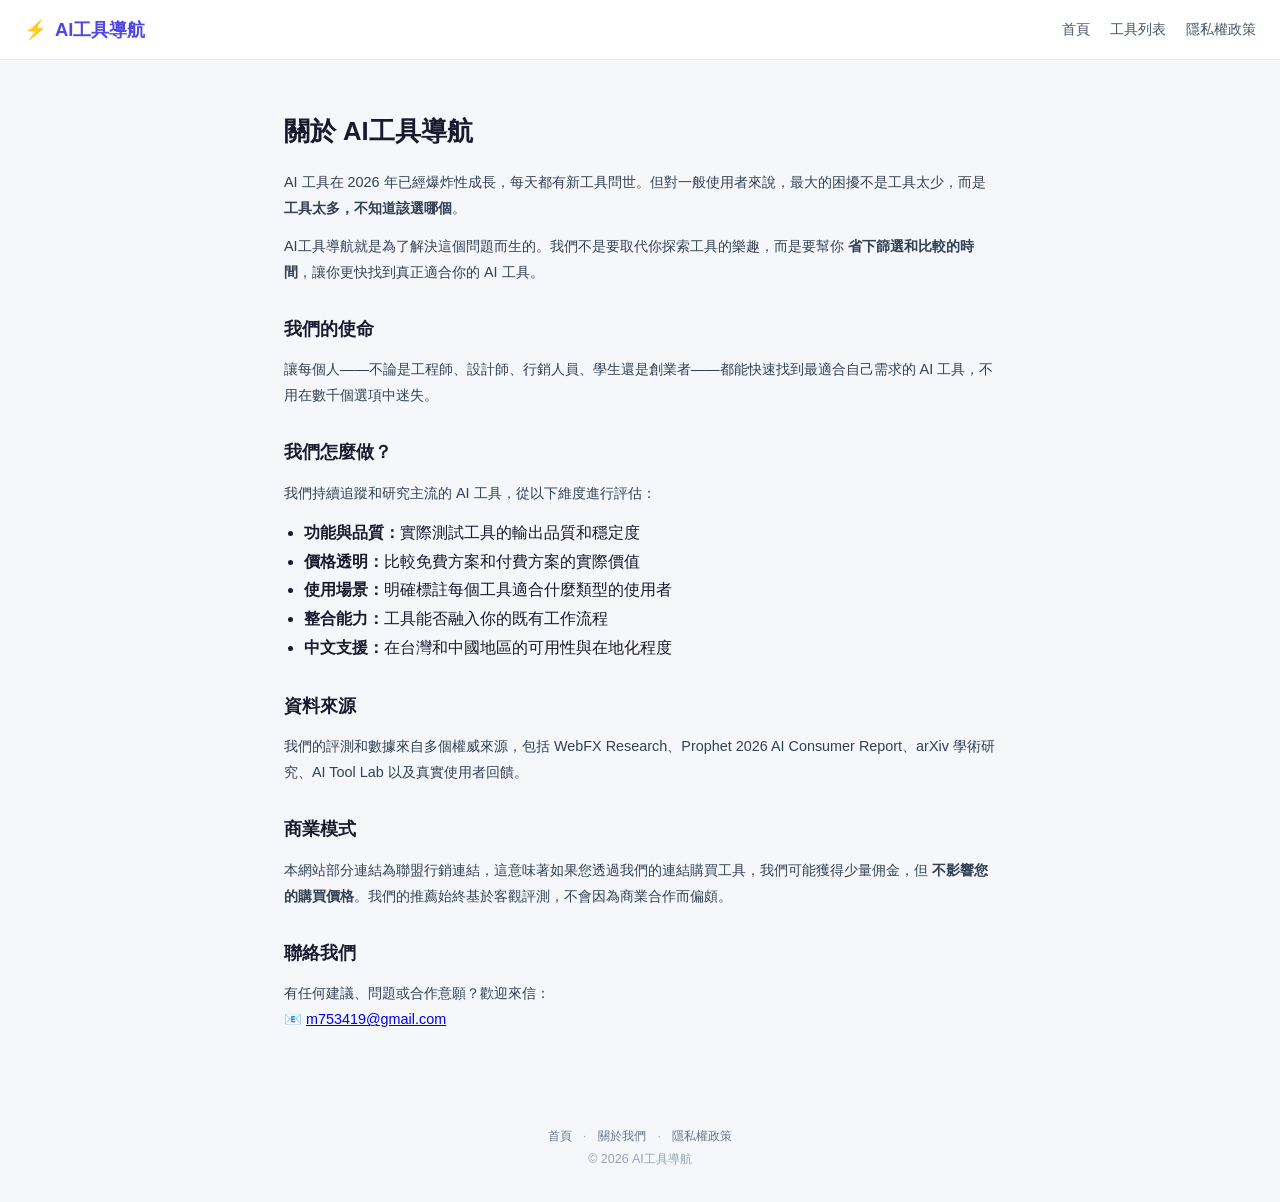
<file: about.html>
<!DOCTYPE html>
<html lang="zh-TW">
<head>
<meta charset="UTF-8">
<meta name="viewport" content="width=device-width, initial-scale=1.0">
<title>關於我們 - AI工具導航</title>
<meta name="description" content="關於 AI工具導航 — 我們致力於幫助使用者找到最適合的 AI 工具。">
<meta name="google-adsense-account" content="ca-pub-5001125823079992">
<script async src="https://pagead2.googlesyndication.com/pagead/js/adsbygoogle.js?client=ca-pub-5001125823079992" crossorigin="anonymous"></script>
<style>
  *{box-sizing:border-box;margin:0;padding:0}
  body{font-family:-apple-system,BlinkMacSystemFont,"Segoe UI",Roboto,sans-serif;background:#f5f7fa;color:#1a1a2e;line-height:1.8;padding:0}
  .header{background:#fff;border-bottom:1px solid #e8ecf1;padding:0 24px;display:flex;align-items:center;justify-content:space-between;height:60px}
  .logo{font-weight:800;font-size:1.15rem;display:flex;align-items:center;gap:8px}
  .logo span{color:#4f46e5}
  .header nav{display:flex;gap:20px;font-size:.875rem}
  .header nav a{color:#475569;text-decoration:none}
  .header nav a:hover{color:#4f46e5}
  .container{max-width:760px;margin:0 auto;padding:48px 24px}
  h1{font-size:1.6rem;font-weight:800;margin-bottom:16px}
  h2{font-size:1.1rem;font-weight:700;margin:28px 0 12px}
  p{font-size:.9rem;color:#334155;margin-bottom:12px}
  .footer{text-align:center;padding:32px 16px;color:#94a3b8;font-size:.78rem}
  .footer a{color:#64748b;margin:0 8px;text-decoration:none}
  @media(max-width:640px){h1{font-size:1.25rem}}
</style>
</head>
<body>

<div class="header">
  <div class="logo">⚡ <span>AI工具導航</span></div>
  <nav>
    <a href="/">首頁</a>
    <a href="/#tools">工具列表</a>
    <a href="/privacy.html">隱私權政策</a>
  </nav>
</div>

<div class="container">
  <h1>關於 AI工具導航</h1>

  <p>AI 工具在 2026 年已經爆炸性成長，每天都有新工具問世。但對一般使用者來說，最大的困擾不是工具太少，而是 <strong>工具太多，不知道該選哪個</strong>。</p>

  <p>AI工具導航就是為了解決這個問題而生的。我們不是要取代你探索工具的樂趣，而是要幫你 <strong>省下篩選和比較的時間</strong>，讓你更快找到真正適合你的 AI 工具。</p>

  <h2>我們的使命</h2>
  <p>讓每個人——不論是工程師、設計師、行銷人員、學生還是創業者——都能快速找到最適合自己需求的 AI 工具，不用在數千個選項中迷失。</p>

  <h2>我們怎麼做？</h2>
  <p>我們持續追蹤和研究主流的 AI 工具，從以下維度進行評估：</p>
  <ul style="padding-left:20px;margin-bottom:12px">
    <li><strong>功能與品質：</strong>實際測試工具的輸出品質和穩定度</li>
    <li><strong>價格透明：</strong>比較免費方案和付費方案的實際價值</li>
    <li><strong>使用場景：</strong>明確標註每個工具適合什麼類型的使用者</li>
    <li><strong>整合能力：</strong>工具能否融入你的既有工作流程</li>
    <li><strong>中文支援：</strong>在台灣和中國地區的可用性與在地化程度</li>
  </ul>

  <h2>資料來源</h2>
  <p>我們的評測和數據來自多個權威來源，包括 WebFX Research、Prophet 2026 AI Consumer Report、arXiv 學術研究、AI Tool Lab 以及真實使用者回饋。</p>

  <h2>商業模式</h2>
  <p>本網站部分連結為聯盟行銷連結，這意味著如果您透過我們的連結購買工具，我們可能獲得少量佣金，但 <strong>不影響您的購買價格</strong>。我們的推薦始終基於客觀評測，不會因為商業合作而偏頗。</p>

  <h2>聯絡我們</h2>
  <p>有任何建議、問題或合作意願？歡迎來信：<br>
  📧 <a href="mailto:m753419@gmail.com">m753419@gmail.com</a></p>
</div>

<div class="footer">
  <a href="/">首頁</a> · <a href="/about.html">關於我們</a> · <a href="/privacy.html">隱私權政策</a>
  <br>© 2026 AI工具導航
</div>

</body>
</html>
</file>
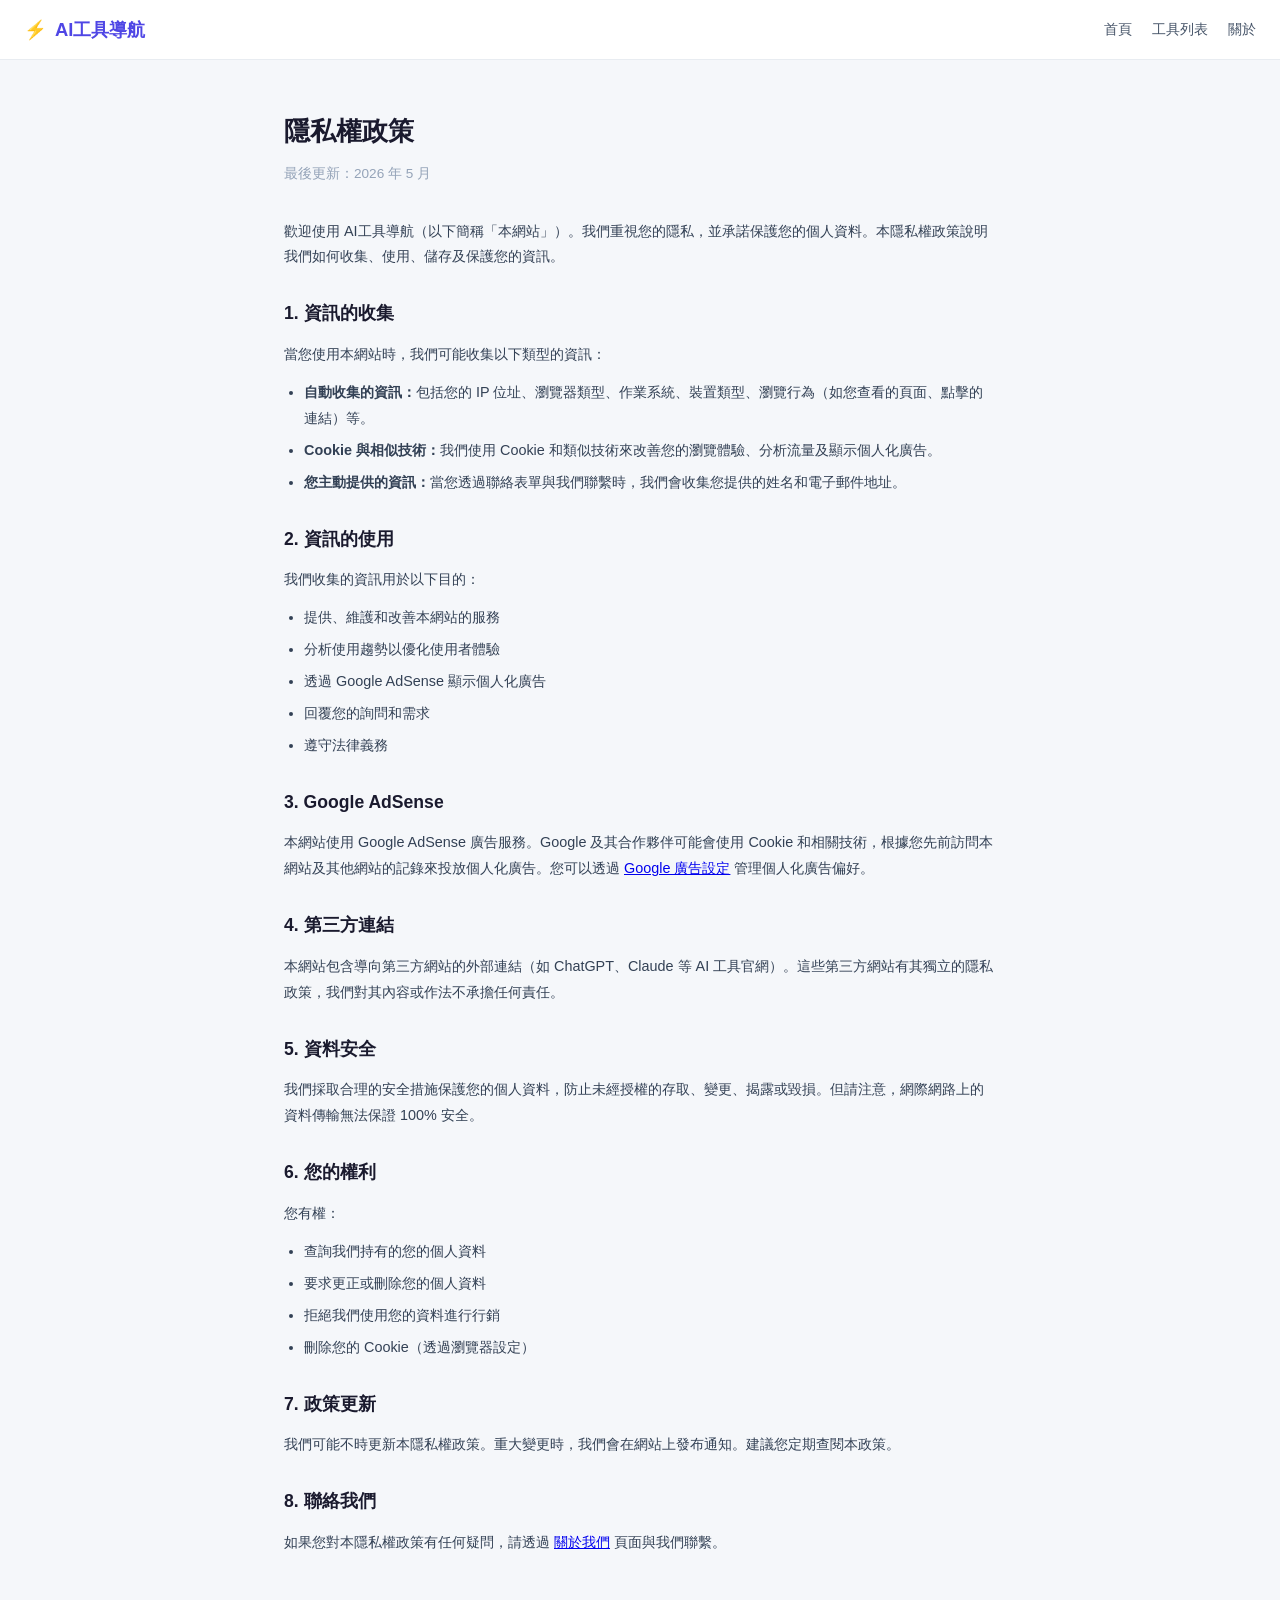
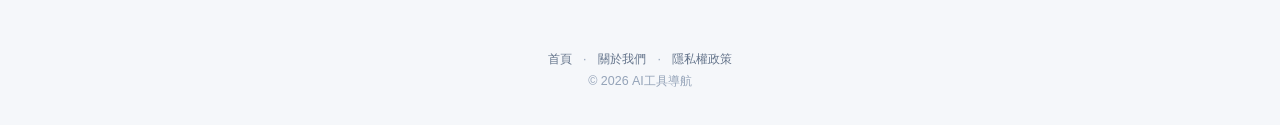
<file: privacy.html>
<!DOCTYPE html>
<html lang="zh-TW">
<head>
<meta charset="UTF-8">
<meta name="viewport" content="width=device-width, initial-scale=1.0">
<title>隱私權政策 - AI工具導航</title>
<meta name="description" content="AI工具導航隱私權政策，說明我們如何收集、使用和保護您的個人資料。">
<meta name="google-adsense-account" content="ca-pub-5001125823079992">
<script async src="https://pagead2.googlesyndication.com/pagead/js/adsbygoogle.js?client=ca-pub-5001125823079992" crossorigin="anonymous"></script>
<style>
  *{box-sizing:border-box;margin:0;padding:0}
  body{font-family:-apple-system,BlinkMacSystemFont,"Segoe UI",Roboto,sans-serif;background:#f5f7fa;color:#1a1a2e;line-height:1.8;padding:0}
  .header{background:#fff;border-bottom:1px solid #e8ecf1;padding:0 24px;display:flex;align-items:center;justify-content:space-between;height:60px}
  .logo{font-weight:800;font-size:1.15rem;display:flex;align-items:center;gap:8px}
  .logo span{color:#4f46e5}
  .header nav{display:flex;gap:20px;font-size:.875rem}
  .header nav a{color:#475569;text-decoration:none}
  .header nav a:hover{color:#4f46e5}
  .container{max-width:760px;margin:0 auto;padding:48px 24px}
  h1{font-size:1.6rem;font-weight:800;margin-bottom:8px}
  .updated{color:#94a3b8;font-size:.85rem;margin-bottom:32px}
  h2{font-size:1.1rem;font-weight:700;margin:28px 0 12px}
  p{font-size:.9rem;color:#334155;margin-bottom:12px}
  ul{padding-left:20px;margin-bottom:12px}
  ul li{font-size:.9rem;color:#334155;margin-bottom:6px}
  .footer{text-align:center;padding:32px 16px;color:#94a3b8;font-size:.78rem}
  .footer a{color:#64748b;margin:0 8px;text-decoration:none}
  @media(max-width:640px){h1{font-size:1.25rem}}
</style>
</head>
<body>

<div class="header">
  <div class="logo">⚡ <span>AI工具導航</span></div>
  <nav>
    <a href="/">首頁</a>
    <a href="/#tools">工具列表</a>
    <a href="/about.html">關於</a>
  </nav>
</div>

<div class="container">
  <h1>隱私權政策</h1>
  <div class="updated">最後更新：2026 年 5 月</div>

  <p>歡迎使用 AI工具導航（以下簡稱「本網站」）。我們重視您的隱私，並承諾保護您的個人資料。本隱私權政策說明我們如何收集、使用、儲存及保護您的資訊。</p>

  <h2>1. 資訊的收集</h2>
  <p>當您使用本網站時，我們可能收集以下類型的資訊：</p>
  <ul>
    <li><strong>自動收集的資訊：</strong>包括您的 IP 位址、瀏覽器類型、作業系統、裝置類型、瀏覽行為（如您查看的頁面、點擊的連結）等。</li>
    <li><strong>Cookie 與相似技術：</strong>我們使用 Cookie 和類似技術來改善您的瀏覽體驗、分析流量及顯示個人化廣告。</li>
    <li><strong>您主動提供的資訊：</strong>當您透過聯絡表單與我們聯繫時，我們會收集您提供的姓名和電子郵件地址。</li>
  </ul>

  <h2>2. 資訊的使用</h2>
  <p>我們收集的資訊用於以下目的：</p>
  <ul>
    <li>提供、維護和改善本網站的服務</li>
    <li>分析使用趨勢以優化使用者體驗</li>
    <li>透過 Google AdSense 顯示個人化廣告</li>
    <li>回覆您的詢問和需求</li>
    <li>遵守法律義務</li>
  </ul>

  <h2>3. Google AdSense</h2>
  <p>本網站使用 Google AdSense 廣告服務。Google 及其合作夥伴可能會使用 Cookie 和相關技術，根據您先前訪問本網站及其他網站的記錄來投放個人化廣告。您可以透過 <a href="https://adssettings.google.com" target="_blank" rel="noopener">Google 廣告設定</a> 管理個人化廣告偏好。</p>

  <h2>4. 第三方連結</h2>
  <p>本網站包含導向第三方網站的外部連結（如 ChatGPT、Claude 等 AI 工具官網）。這些第三方網站有其獨立的隱私政策，我們對其內容或作法不承擔任何責任。</p>

  <h2>5. 資料安全</h2>
  <p>我們採取合理的安全措施保護您的個人資料，防止未經授權的存取、變更、揭露或毀損。但請注意，網際網路上的資料傳輸無法保證 100% 安全。</p>

  <h2>6. 您的權利</h2>
  <p>您有權：</p>
  <ul>
    <li>查詢我們持有的您的個人資料</li>
    <li>要求更正或刪除您的個人資料</li>
    <li>拒絕我們使用您的資料進行行銷</li>
    <li>刪除您的 Cookie（透過瀏覽器設定）</li>
  </ul>

  <h2>7. 政策更新</h2>
  <p>我們可能不時更新本隱私權政策。重大變更時，我們會在網站上發布通知。建議您定期查閱本政策。</p>

  <h2>8. 聯絡我們</h2>
  <p>如果您對本隱私權政策有任何疑問，請透過 <a href="/about.html">關於我們</a> 頁面與我們聯繫。</p>
</div>

<div class="footer">
  <a href="/">首頁</a> · <a href="/about.html">關於我們</a> · <a href="/privacy.html">隱私權政策</a>
  <br>© 2026 AI工具導航
</div>

</body>
</html>
</file>
